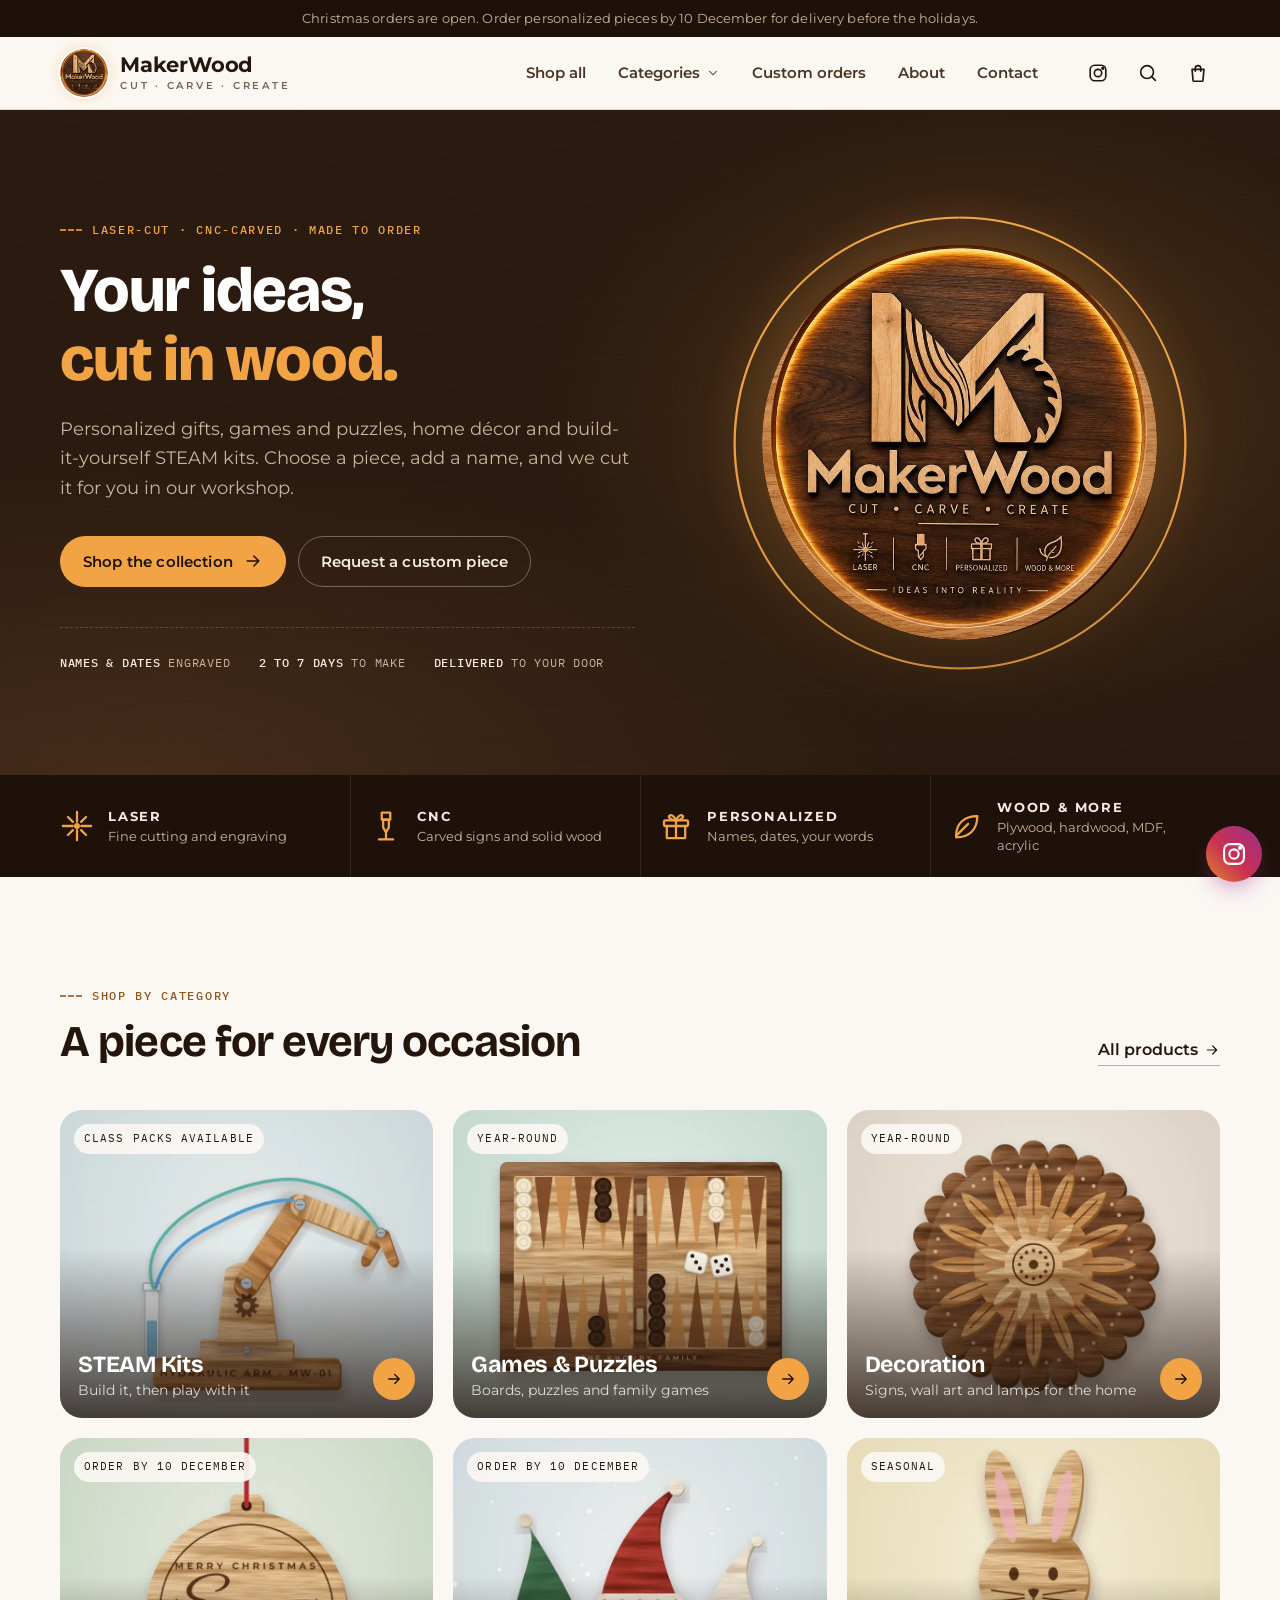
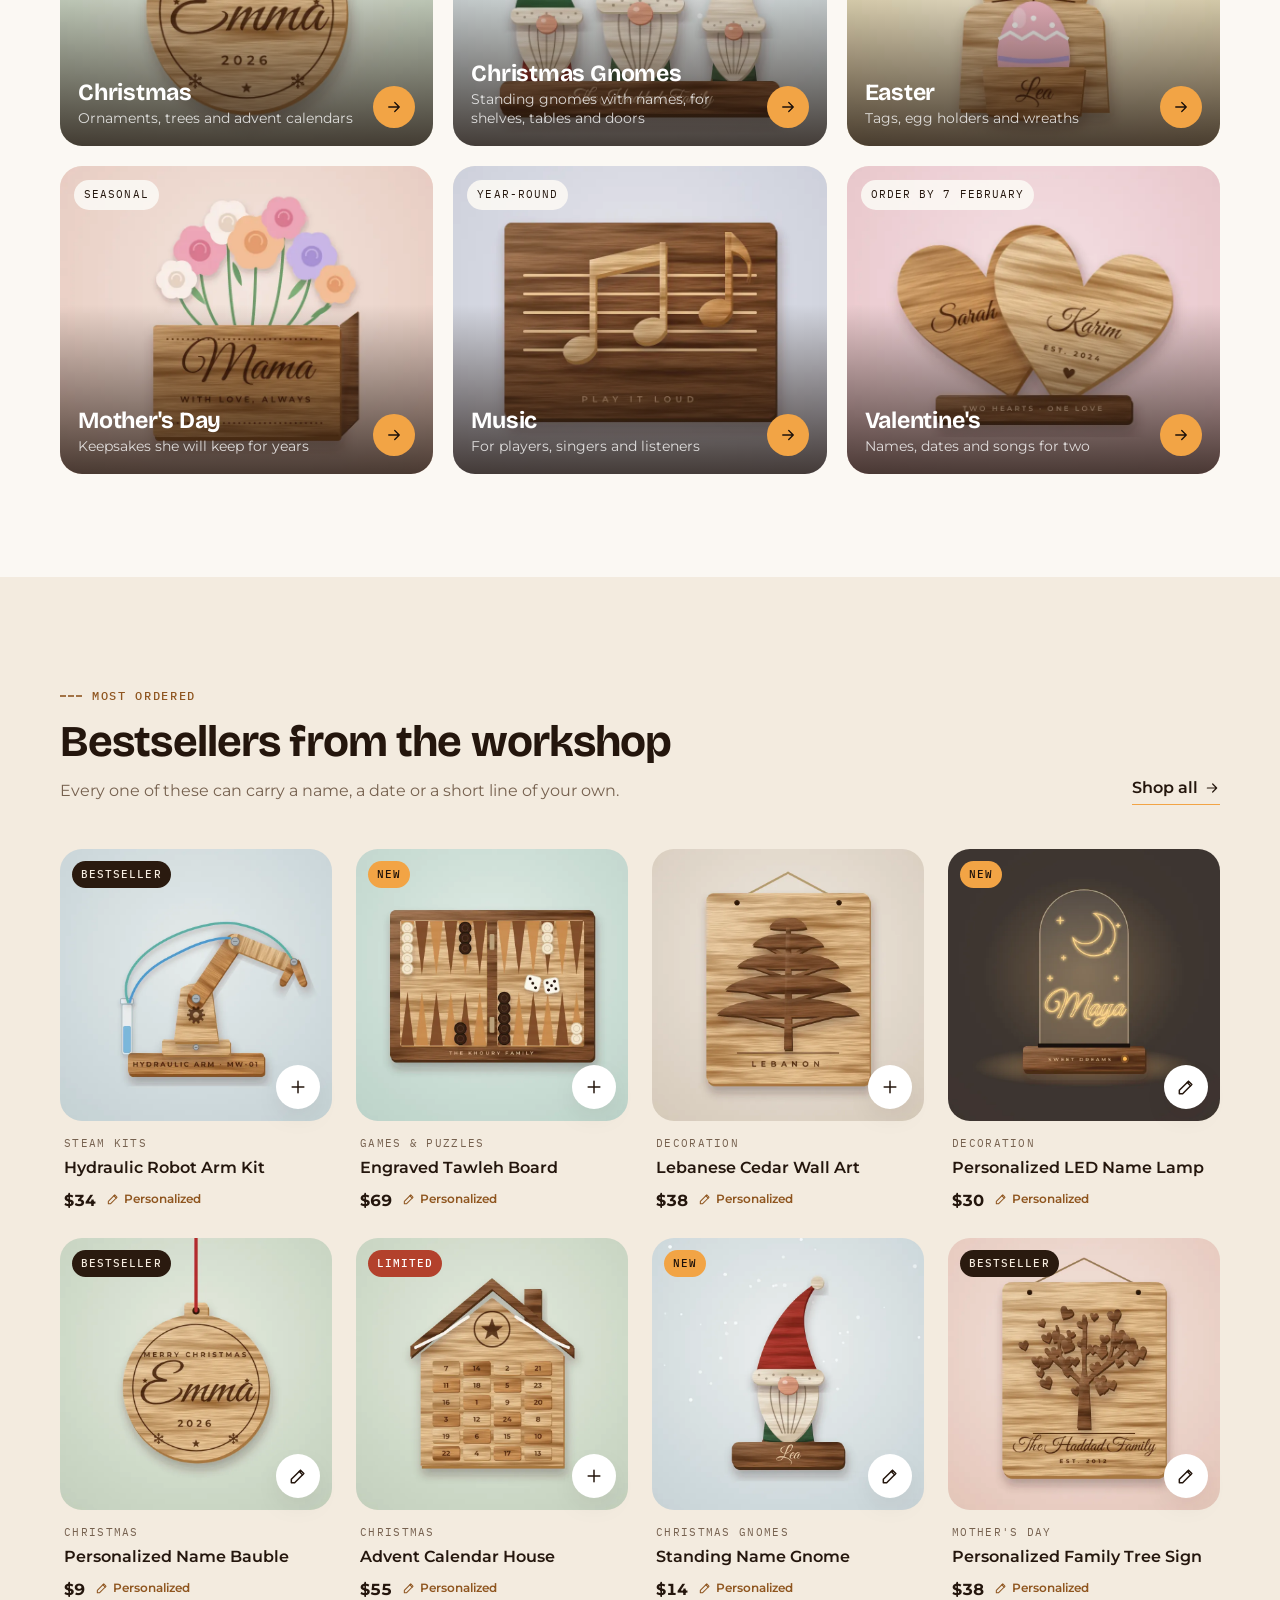
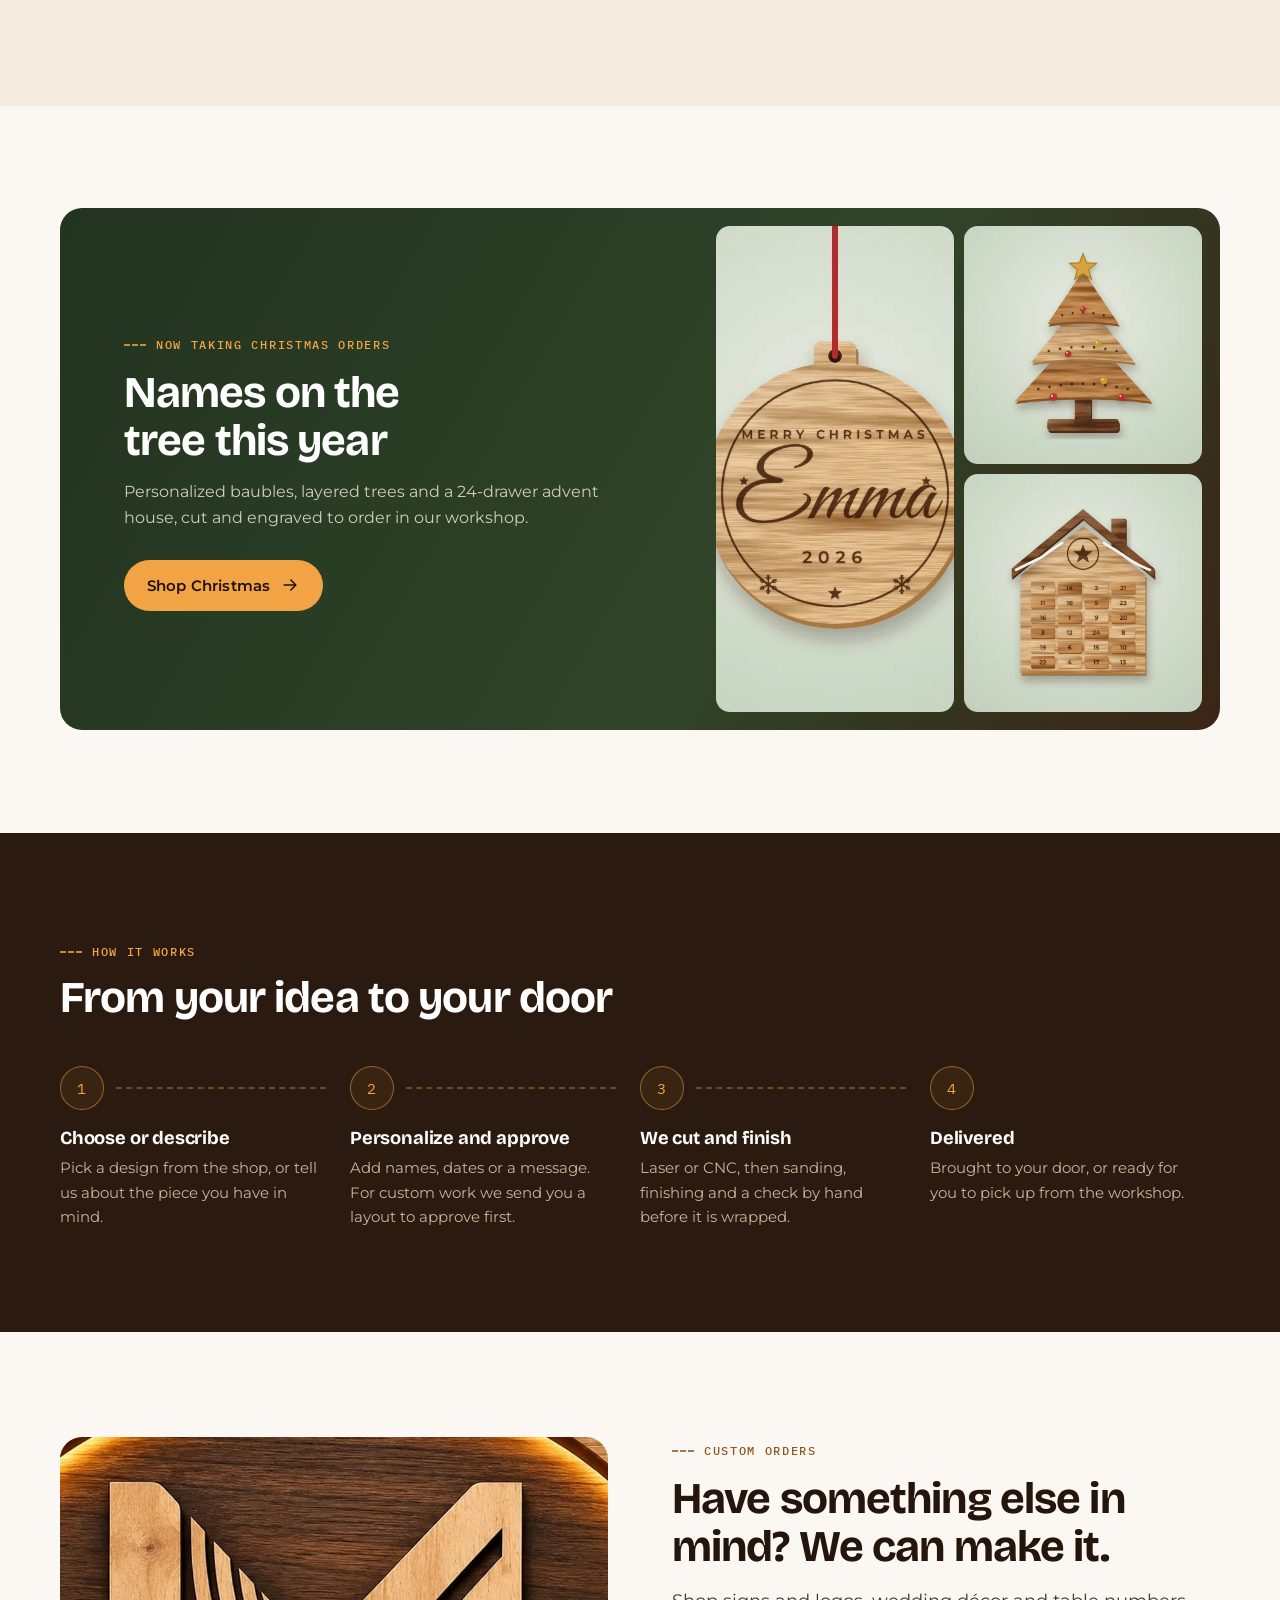
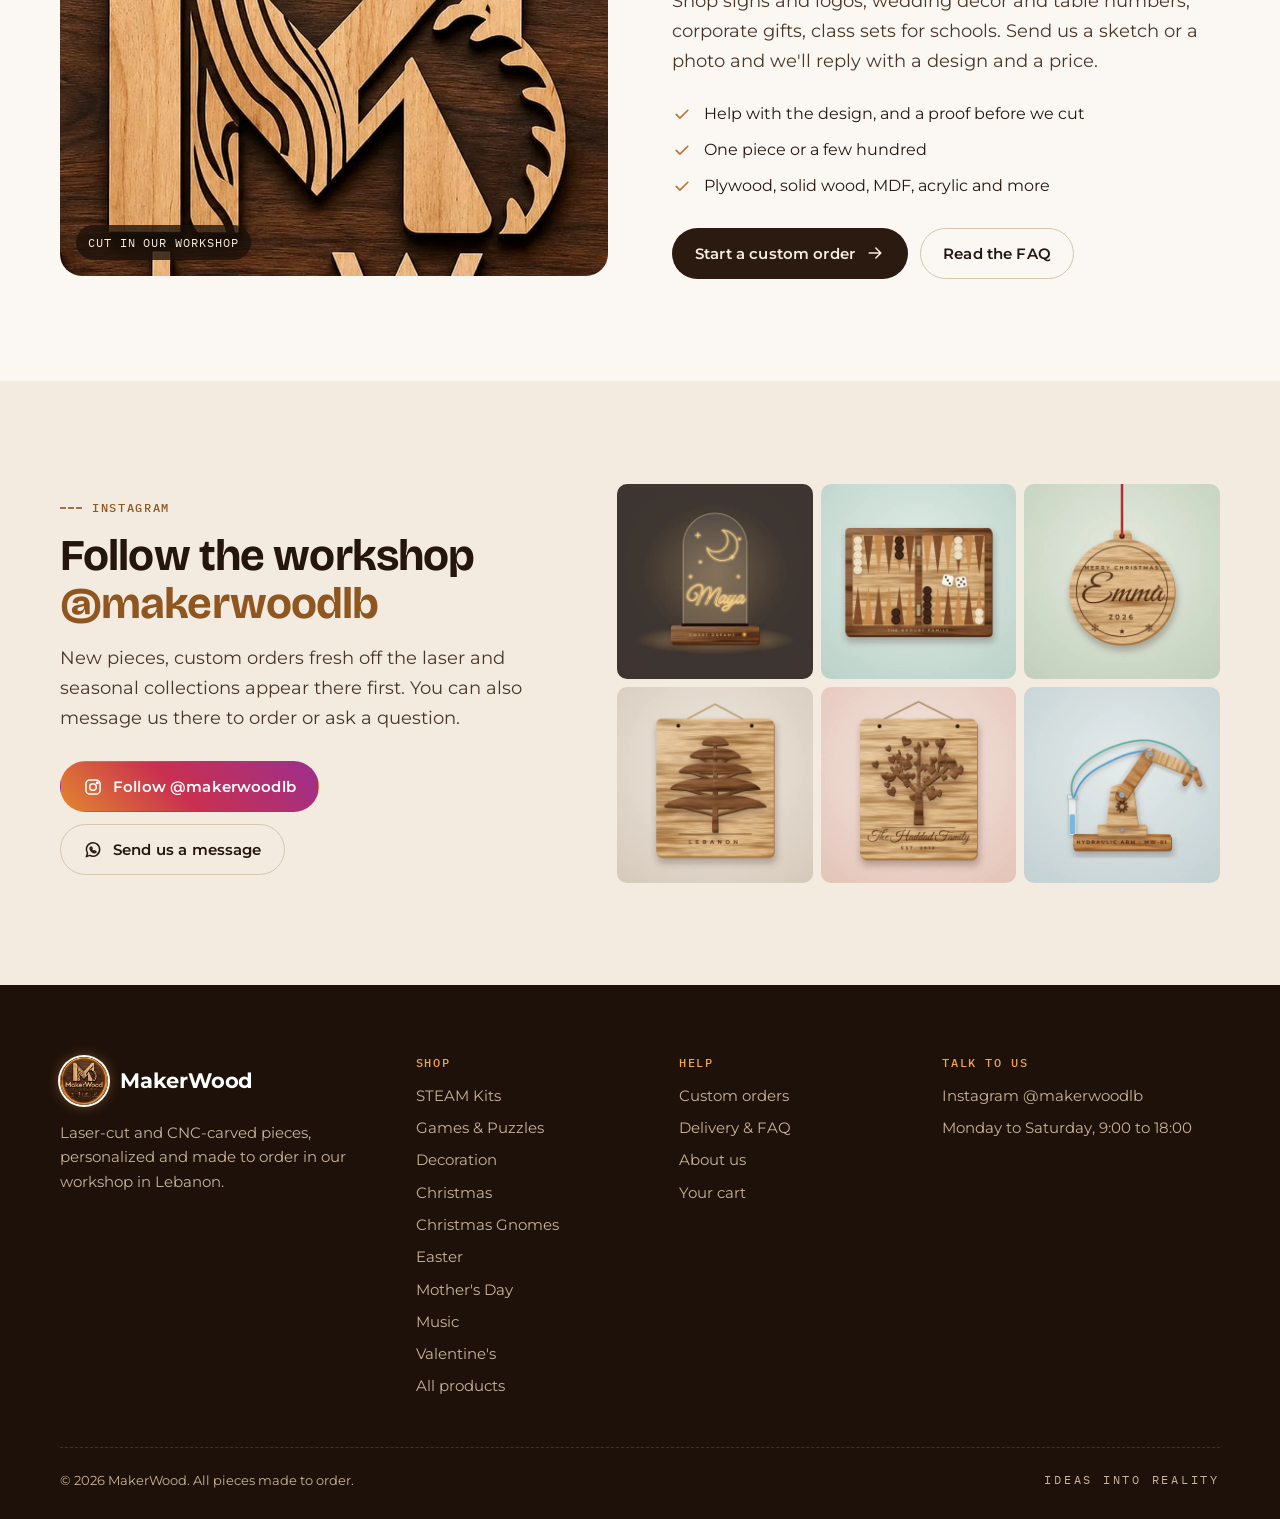
<file: index.html>
<!doctype html>
<html lang="en">
<head>
  <meta charset="utf-8">
  <meta name="viewport" content="width=device-width, initial-scale=1, viewport-fit=cover">
  <title>MakerWood · Laser-cut &amp; CNC wood, made to order</title>
  <meta name="description" content="Personalized laser-cut and CNC-carved gifts, Christmas gnomes, games, home décor and STEAM kits from MakerWood in Lebanon. Shop by occasion or order something custom. Instagram @makerwoodlb.">
  <meta name="theme-color" content="#2a1a0f">
  <link rel="icon" type="image/png" href="assets/img/favicon.png">
  <link rel="apple-touch-icon" href="assets/img/apple-touch-icon.png">
  <meta property="og:type" content="website">
  <meta property="og:title" content="MakerWood · Cut, carve, create">
  <meta property="og:description" content="Personalized laser-cut and CNC-carved pieces, made to order.">
  <meta property="og:image" content="assets/img/og-image.jpg">
  <link rel="preconnect" href="https://fonts.googleapis.com">
  <link rel="preconnect" href="https://fonts.gstatic.com" crossorigin>
  <link rel="stylesheet" href="https://fonts.googleapis.com/css2?family=Bricolage+Grotesque:opsz,wght@12..96,600..800&family=IBM+Plex+Mono:wght@500&family=Montserrat:wght@400;500;600;700&display=swap">
  <link rel="stylesheet" href="assets/css/styles.css">
</head>
<body>
  <a class="skip-link" href="#main">Skip to content</a>
  <div id="announce"></div>
  <header class="site-header" id="site-header"></header>

  <main id="main" data-page="home">
    <section class="hero on-dark">
      <div class="wrap hero-inner">
        <div>
          <span class="eyebrow">Laser-cut · CNC-carved · Made to order</span>
          <h1>Your ideas, <em>cut in wood.</em></h1>
          <p class="lead">Personalized gifts, games and puzzles, home décor and build-it-yourself STEAM kits. Choose a piece, add a name, and we cut it for you in our workshop.</p>
          <div class="hero-actions">
            <a class="btn btn-glow" href="shop.html">Shop the collection
              <svg viewBox="0 0 24 24" fill="none" stroke="currentColor" stroke-width="1.8" stroke-linecap="round" stroke-linejoin="round" aria-hidden="true"><path d="M5 12h14M13 6l6 6-6 6"/></svg></a>
            <a class="btn btn-ghost" href="custom.html">Request a custom piece</a>
          </div>
          <div class="hero-facts">
            <span><b>Names &amp; dates</b> engraved</span>
            <span><b>2 to 7 days</b> to make</span>
            <span><b>Delivered</b> to your door</span>
          </div>
        </div>
        <div class="hero-sign">
          <svg class="laser-ring" viewBox="0 0 100 100" aria-hidden="true">
            <circle class="kerf" cx="50" cy="50" r="49"/>
            <circle class="cut" cx="50" cy="50" r="49" pathLength="1" transform="rotate(-90 50 50)"/>
          </svg>
          <div class="laser-head" aria-hidden="true"></div>
          <img src="assets/img/logo-badge.webp" width="720" height="720" fetchpriority="high"
               alt="The MakerWood sign: an M cut from oak with a saw blade, over the words Cut, Carve, Create">
        </div>
      </div>
    </section>

    <section class="services on-dark" aria-label="What we do">
      <div class="wrap services-grid">
        <div class="service">
          <svg viewBox="0 0 24 24" fill="none" stroke="currentColor" stroke-width="1.6" stroke-linecap="round" aria-hidden="true"><path d="M12 2v7M12 15v7M2 12h7M15 12h7M5.6 5.6l3.5 3.5M14.9 14.9l3.5 3.5M18.4 5.6l-3.5 3.5M9.1 14.9l-3.5 3.5"/><circle cx="12" cy="12" r="1.3" fill="currentColor"/></svg>
          <div><strong>Laser</strong><span>Fine cutting and engraving</span></div>
        </div>
        <div class="service">
          <svg viewBox="0 0 24 24" fill="none" stroke="currentColor" stroke-width="1.6" stroke-linecap="round" stroke-linejoin="round" aria-hidden="true"><path d="M9 2.5h6v5H9z"/><path d="M10 7.5h4v5.5l-2 3.5-2-3.5z"/><path d="M12 17v4.5M7 21.5h10"/></svg>
          <div><strong>CNC</strong><span>Carved signs and solid wood</span></div>
        </div>
        <div class="service">
          <svg viewBox="0 0 24 24" fill="none" stroke="currentColor" stroke-width="1.6" stroke-linecap="round" stroke-linejoin="round" aria-hidden="true"><rect x="3.5" y="8" width="17" height="4" rx="1"/><path d="M5.5 12v8.5h13V12M12 8v12.5"/><path d="M12 8S10.2 3.5 7.8 4.5 8.5 8 12 8Zm0 0s1.8-4.5 4.2-3.5S15.5 8 12 8Z"/></svg>
          <div><strong>Personalized</strong><span>Names, dates, your words</span></div>
        </div>
        <div class="service">
          <svg viewBox="0 0 24 24" fill="none" stroke="currentColor" stroke-width="1.6" stroke-linecap="round" stroke-linejoin="round" aria-hidden="true"><path d="M5 19c0-8.5 5.5-14 15-14 0 9.5-5.5 15-15 15Z"/><path d="m5 19 8.5-8.5"/></svg>
          <div><strong>Wood &amp; more</strong><span>Plywood, hardwood, MDF, acrylic</span></div>
        </div>
      </div>
    </section>

    <section class="section" aria-labelledby="cat-title">
      <div class="wrap">
        <div class="section-head">
          <div>
            <span class="eyebrow">Shop by category</span>
            <h2 id="cat-title">A piece for every occasion</h2>
          </div>
          <a class="text-link" href="shop.html">All products
            <svg viewBox="0 0 24 24" fill="none" stroke="currentColor" stroke-width="1.8" stroke-linecap="round" stroke-linejoin="round" aria-hidden="true"><path d="M5 12h14M13 6l6 6-6 6"/></svg></a>
        </div>
        <div class="cat-grid" id="home-categories"></div>
      </div>
    </section>

    <section class="section section-sand" aria-labelledby="best-title">
      <div class="wrap">
        <div class="section-head">
          <div>
            <span class="eyebrow">Most ordered</span>
            <h2 id="best-title">Bestsellers from the workshop</h2>
            <p>Every one of these can carry a name, a date or a short line of your own.</p>
          </div>
          <a class="text-link" href="shop.html">Shop all
            <svg viewBox="0 0 24 24" fill="none" stroke="currentColor" stroke-width="1.8" stroke-linecap="round" stroke-linejoin="round" aria-hidden="true"><path d="M5 12h14M13 6l6 6-6 6"/></svg></a>
        </div>
        <div class="product-grid" id="home-featured"></div>
      </div>
    </section>

    <section class="section" aria-labelledby="seasonal-title">
      <div class="wrap" id="home-seasonal"></div>
    </section>

    <section class="section section-dark on-dark" aria-labelledby="how-title">
      <div class="wrap">
        <div class="section-head">
          <div>
            <span class="eyebrow">How it works</span>
            <h2 id="how-title" style="color:#fff">From your idea to your door</h2>
          </div>
        </div>
        <ol class="steps">
          <li class="step">
            <div class="step-num"><span>1</span></div>
            <h3>Choose or describe</h3>
            <p>Pick a design from the shop, or tell us about the piece you have in mind.</p>
          </li>
          <li class="step">
            <div class="step-num"><span>2</span></div>
            <h3>Personalize and approve</h3>
            <p>Add names, dates or a message. For custom work we send you a layout to approve first.</p>
          </li>
          <li class="step">
            <div class="step-num"><span>3</span></div>
            <h3>We cut and finish</h3>
            <p>Laser or CNC, then sanding, finishing and a check by hand before it is wrapped.</p>
          </li>
          <li class="step">
            <div class="step-num"><span>4</span></div>
            <h3>Delivered</h3>
            <p>Brought to your door, or ready for you to pick up from the workshop.</p>
          </li>
        </ol>
      </div>
    </section>

    <section class="section" aria-labelledby="custom-title">
      <div class="wrap split">
        <div class="split-media">
          <img src="assets/img/monogram.webp" alt="The MakerWood M monogram cut from light oak and mounted on dark walnut" loading="lazy" width="920" height="720">
          <span class="tag">Cut in our workshop</span>
        </div>
        <div>
          <span class="eyebrow">Custom orders</span>
          <h2 id="custom-title">Have something else in mind? We can make it.</h2>
          <p class="lead">Shop signs and logos, wedding décor and table numbers, corporate gifts, class sets for schools. Send us a sketch or a photo and we'll reply with a design and a price.</p>
          <ul class="ticks">
            <li><svg viewBox="0 0 24 24" fill="none" stroke="currentColor" stroke-width="2" stroke-linecap="round" stroke-linejoin="round" aria-hidden="true"><path d="m5 12.5 4.5 4.5L19 7.5"/></svg>Help with the design, and a proof before we cut</li>
            <li><svg viewBox="0 0 24 24" fill="none" stroke="currentColor" stroke-width="2" stroke-linecap="round" stroke-linejoin="round" aria-hidden="true"><path d="m5 12.5 4.5 4.5L19 7.5"/></svg>One piece or a few hundred</li>
            <li><svg viewBox="0 0 24 24" fill="none" stroke="currentColor" stroke-width="2" stroke-linecap="round" stroke-linejoin="round" aria-hidden="true"><path d="m5 12.5 4.5 4.5L19 7.5"/></svg>Plywood, solid wood, MDF, acrylic and more</li>
          </ul>
          <div class="split-actions">
            <a class="btn" href="custom.html">Start a custom order
              <svg viewBox="0 0 24 24" fill="none" stroke="currentColor" stroke-width="1.8" stroke-linecap="round" stroke-linejoin="round" aria-hidden="true"><path d="M5 12h14M13 6l6 6-6 6"/></svg></a>
            <a class="btn btn-ghost" href="about.html#faq">Read the FAQ</a>
          </div>
        </div>
      </div>
    </section>

    <section class="section section-sand" aria-labelledby="ig-title">
      <div class="wrap" id="home-instagram"></div>
    </section>
  </main>

  <footer class="site-footer" id="site-footer"></footer>

  <script src="assets/js/config.js"></script>
  <script src="assets/js/products.js"></script>
  <script src="assets/js/app.js"></script>
</body>
</html>
</file>
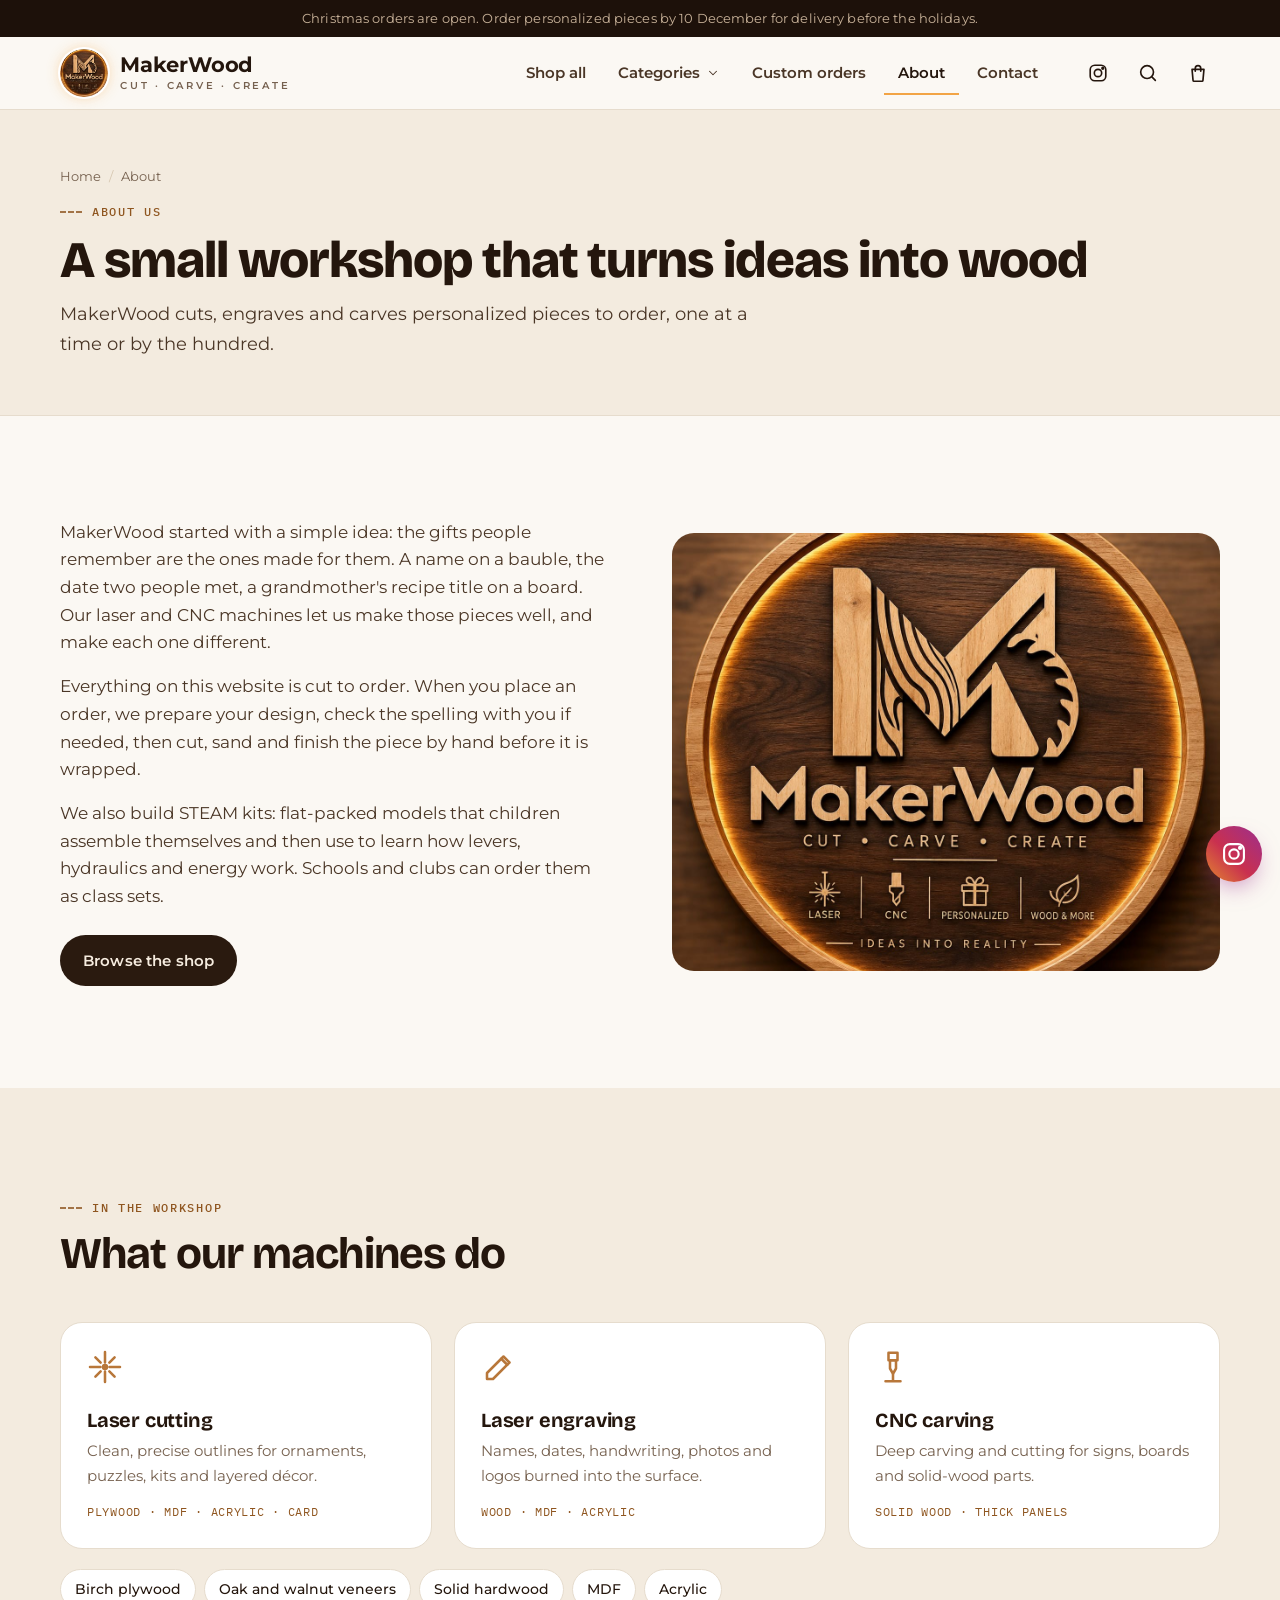
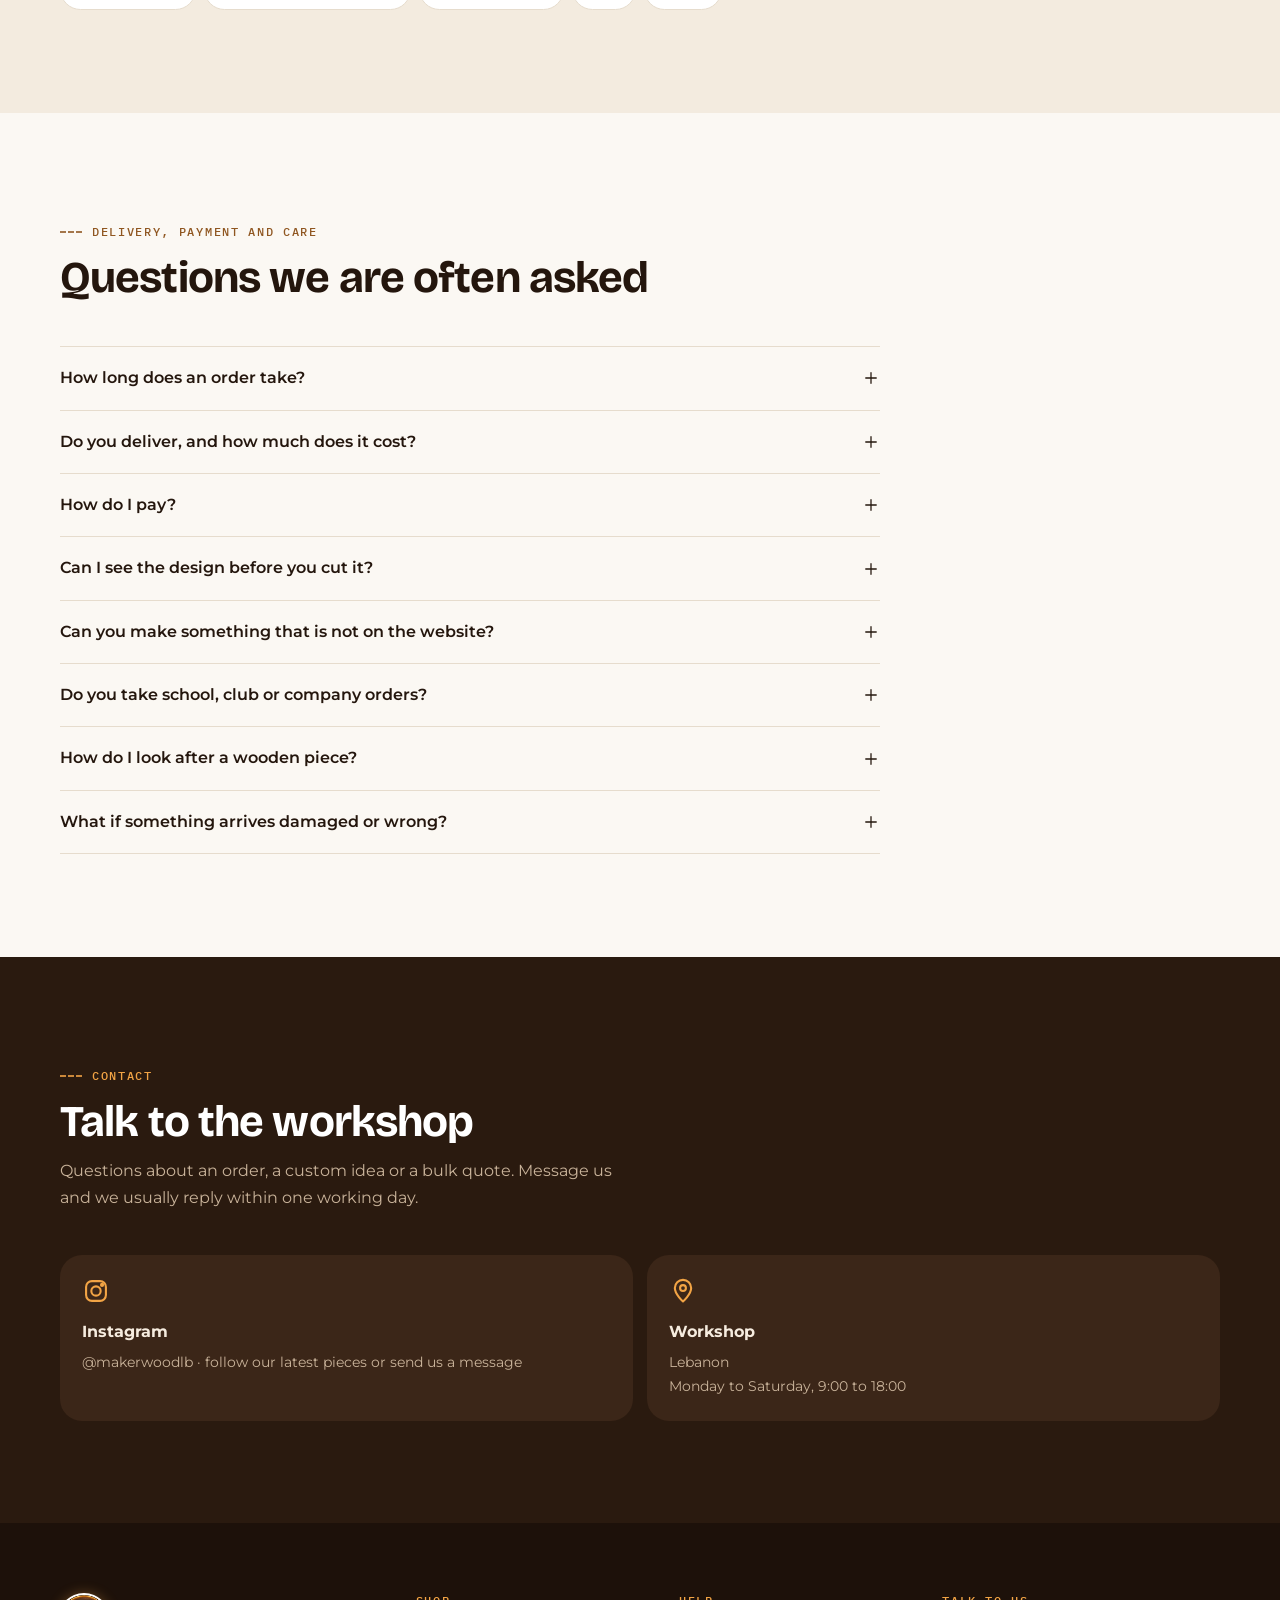
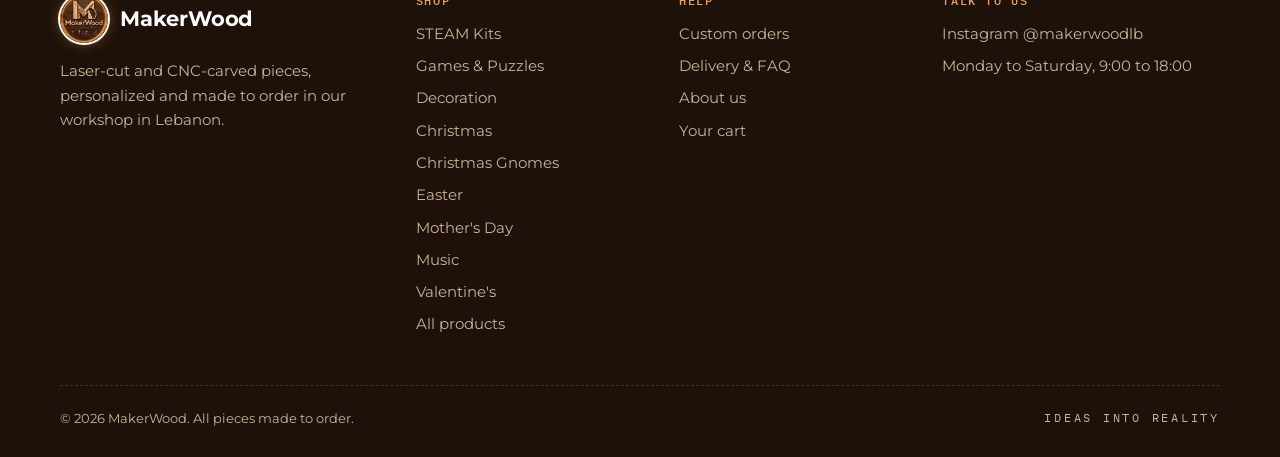
<file: about.html>
<!doctype html>
<html lang="en">
<head>
  <meta charset="utf-8">
  <meta name="viewport" content="width=device-width, initial-scale=1, viewport-fit=cover">
  <title>About MakerWood · Laser &amp; CNC workshop</title>
  <meta name="description" content="MakerWood is a small laser and CNC workshop making personalized wooden gifts, décor, signs and STEAM kits to order.">
  <meta name="theme-color" content="#2a1a0f">
  <link rel="icon" type="image/png" href="assets/img/favicon.png">
  <link rel="apple-touch-icon" href="assets/img/apple-touch-icon.png">
  <meta property="og:type" content="website">
  <meta property="og:title" content="About MakerWood · Laser &amp; CNC workshop">
  <meta property="og:description" content="MakerWood is a small laser and CNC workshop making personalized wooden gifts, décor, signs and STEAM kits to order.">
  <meta property="og:image" content="assets/img/og-image.jpg">
  <link rel="preconnect" href="https://fonts.googleapis.com">
  <link rel="preconnect" href="https://fonts.gstatic.com" crossorigin>
  <link rel="stylesheet" href="https://fonts.googleapis.com/css2?family=Bricolage+Grotesque:opsz,wght@12..96,600..800&family=IBM+Plex+Mono:wght@500&family=Montserrat:wght@400;500;600;700&display=swap">
  <link rel="stylesheet" href="assets/css/styles.css">
</head>
<body>
  <a class="skip-link" href="#main">Skip to content</a>
  <div id="announce"></div>
  <header class="site-header" id="site-header"></header>

  <main id="main" data-page="about">
    <section class="page-head">
      <div class="wrap">
        <ol class="crumbs"><li><a href="index.html">Home</a></li><li aria-current="page">About</li></ol>
        <span class="eyebrow" style="margin-top:14px">About us</span>
        <h1>A small workshop that turns ideas into wood</h1>
        <p class="lead">MakerWood cuts, engraves and carves personalized pieces to order, one at a time or by the hundred.</p>
      </div>
    </section>

    <section class="section">
      <div class="wrap split">
        <div class="prose">
          <p>MakerWood started with a simple idea: the gifts people remember are the ones made for them. A name on a bauble, the date two people met, a grandmother's recipe title on a board. Our laser and CNC machines let us make those pieces well, and make each one different.</p>
          <p>Everything on this website is cut to order. When you place an order, we prepare your design, check the spelling with you if needed, then cut, sand and finish the piece by hand before it is wrapped.</p>
          <p>We also build STEAM kits: flat-packed models that children assemble themselves and then use to learn how levers, hydraulics and energy work. Schools and clubs can order them as class sets.</p>
          <p style="margin-top:8px"><a class="btn" href="shop.html">Browse the shop</a></p>
        </div>
        <div class="split-media"><img src="assets/img/brand/makerwood-logo.jpg" alt="The MakerWood round wooden sign, lit from behind with a warm glow" loading="lazy" width="1254" height="1254" style="object-position:center"></div>
      </div>
    </section>

    <section class="section section-sand" aria-labelledby="machines-title">
      <div class="wrap">
        <div class="section-head"><div><span class="eyebrow">In the workshop</span><h2 id="machines-title">What our machines do</h2></div></div>
        <div class="feature-grid"><div class="feature"><svg viewBox="0 0 24 24" fill="none" stroke="currentColor" stroke-width="1.7" stroke-linecap="round" stroke-linejoin="round" aria-hidden="true"><path d="M12 2v7M12 15v7M2 12h7M15 12h7M5.6 5.6l3.5 3.5M14.9 14.9l3.5 3.5M18.4 5.6l-3.5 3.5M9.1 14.9l-3.5 3.5"/><circle cx="12" cy="12" r="1.3" fill="currentColor"/></svg><h3>Laser cutting</h3><p>Clean, precise outlines for ornaments, puzzles, kits and layered décor.</p><p class="spec">Plywood · MDF · acrylic · card</p></div><div class="feature"><svg viewBox="0 0 24 24" fill="none" stroke="currentColor" stroke-width="1.7" stroke-linecap="round" stroke-linejoin="round" aria-hidden="true"><path d="M4 20h4L19 9l-4-4L4 16v4Z"/><path d="m13.5 6.5 4 4"/></svg><h3>Laser engraving</h3><p>Names, dates, handwriting, photos and logos burned into the surface.</p><p class="spec">Wood · MDF · acrylic</p></div><div class="feature"><svg viewBox="0 0 24 24" fill="none" stroke="currentColor" stroke-width="1.7" stroke-linecap="round" stroke-linejoin="round" aria-hidden="true"><path d="M9 2.5h6v5H9z"/><path d="M10 7.5h4v5.5l-2 3.5-2-3.5z"/><path d="M12 17v4.5M7 21.5h10"/></svg><h3>CNC carving</h3><p>Deep carving and cutting for signs, boards and solid-wood parts.</p><p class="spec">Solid wood · thick panels</p></div></div>
        <div class="materials" aria-label="Materials we work with">
          <span>Birch plywood</span><span>Oak and walnut veneers</span><span>Solid hardwood</span><span>MDF</span><span>Acrylic</span>
        </div>
      </div>
    </section>

    <section class="section" id="faq" aria-labelledby="faq-title">
      <div class="wrap">
        <div class="section-head"><div><span class="eyebrow">Delivery, payment and care</span><h2 id="faq-title">Questions we are often asked</h2></div></div>
        <div class="accordion faq"><details id="faq-time"><summary>How long does an order take? <svg viewBox="0 0 24 24" fill="none" stroke="currentColor" stroke-width="1.7" stroke-linecap="round" stroke-linejoin="round" aria-hidden="true"><path d="M12 5v14M5 12h14"/></svg></summary><div class="acc-body"><p>Most pieces are made to order within the time shown on each product page, usually 2 to 7 working days. Custom orders depend on the design and quantity; we give you a date before we start.</p></div></details><details id="faq-delivery-q"><summary>Do you deliver, and how much does it cost? <svg viewBox="0 0 24 24" fill="none" stroke="currentColor" stroke-width="1.7" stroke-linecap="round" stroke-linejoin="round" aria-hidden="true"><path d="M12 5v14M5 12h14"/></svg></summary><div class="acc-body"><p id="faq-delivery"></p></div></details><details id="faq-pay"><summary>How do I pay? <svg viewBox="0 0 24 24" fill="none" stroke="currentColor" stroke-width="1.7" stroke-linecap="round" stroke-linejoin="round" aria-hidden="true"><path d="M12 5v14M5 12h14"/></svg></summary><div class="acc-body"><p id="faq-payment"></p></div></details><details id="faq-proof"><summary>Can I see the design before you cut it? <svg viewBox="0 0 24 24" fill="none" stroke="currentColor" stroke-width="1.7" stroke-linecap="round" stroke-linejoin="round" aria-hidden="true"><path d="M12 5v14M5 12h14"/></svg></summary><div class="acc-body"><p>Yes. For personalized and custom pieces we can send you a preview of the layout first, so you can check names, dates and spelling before anything is cut.</p></div></details><details id="faq-custom"><summary>Can you make something that is not on the website? <svg viewBox="0 0 24 24" fill="none" stroke="currentColor" stroke-width="1.7" stroke-linecap="round" stroke-linejoin="round" aria-hidden="true"><path d="M12 5v14M5 12h14"/></svg></summary><div class="acc-body"><p>Very likely. Signs, logos, event décor, school projects and gifts in larger quantities are a big part of our work. <a href="custom.html">Send us a custom request</a> with as much detail as you can.</p></div></details><details id="faq-bulk"><summary>Do you take school, club or company orders? <svg viewBox="0 0 24 24" fill="none" stroke="currentColor" stroke-width="1.7" stroke-linecap="round" stroke-linejoin="round" aria-hidden="true"><path d="M12 5v14M5 12h14"/></svg></summary><div class="acc-body"><p>Yes. STEAM kits come in classroom packs, and we make branded gifts, medals and name tags in quantity. Tell us the number you need and your deadline.</p></div></details><details id="faq-care"><summary>How do I look after a wooden piece? <svg viewBox="0 0 24 24" fill="none" stroke="currentColor" stroke-width="1.7" stroke-linecap="round" stroke-linejoin="round" aria-hidden="true"><path d="M12 5v14M5 12h14"/></svg></summary><div class="acc-body"><p>Keep it dry and out of strong sun, and dust it with a soft cloth. Serving boards should be hand washed, dried upright and oiled now and then. Nothing we make should go in the dishwasher.</p></div></details><details id="faq-returns"><summary>What if something arrives damaged or wrong? <svg viewBox="0 0 24 24" fill="none" stroke="currentColor" stroke-width="1.7" stroke-linecap="round" stroke-linejoin="round" aria-hidden="true"><path d="M12 5v14M5 12h14"/></svg></summary><div class="acc-body"><p>Send us a photo within 48 hours of delivery and we will repair or remake it. Personalized pieces are made just for you, so we can't take them back for a change of mind.</p></div></details></div>
      </div>
    </section>

    <section class="section section-dark on-dark" id="contact" aria-labelledby="contact-title">
      <div class="wrap">
        <div class="section-head"><div><span class="eyebrow">Contact</span><h2 id="contact-title" style="color:#fff">Talk to the workshop</h2><p style="color:var(--on-dark-muted)">Questions about an order, a custom idea or a bulk quote. Message us and we usually reply within one working day.</p></div></div>
        <div class="contact-grid" id="contact-cards"></div>
      </div>
    </section>
  </main>

  <footer class="site-footer" id="site-footer"></footer>

  <script src="assets/js/config.js"></script>
  <script src="assets/js/products.js"></script>
  <script src="assets/js/app.js"></script>
</body>
</html>
</file>
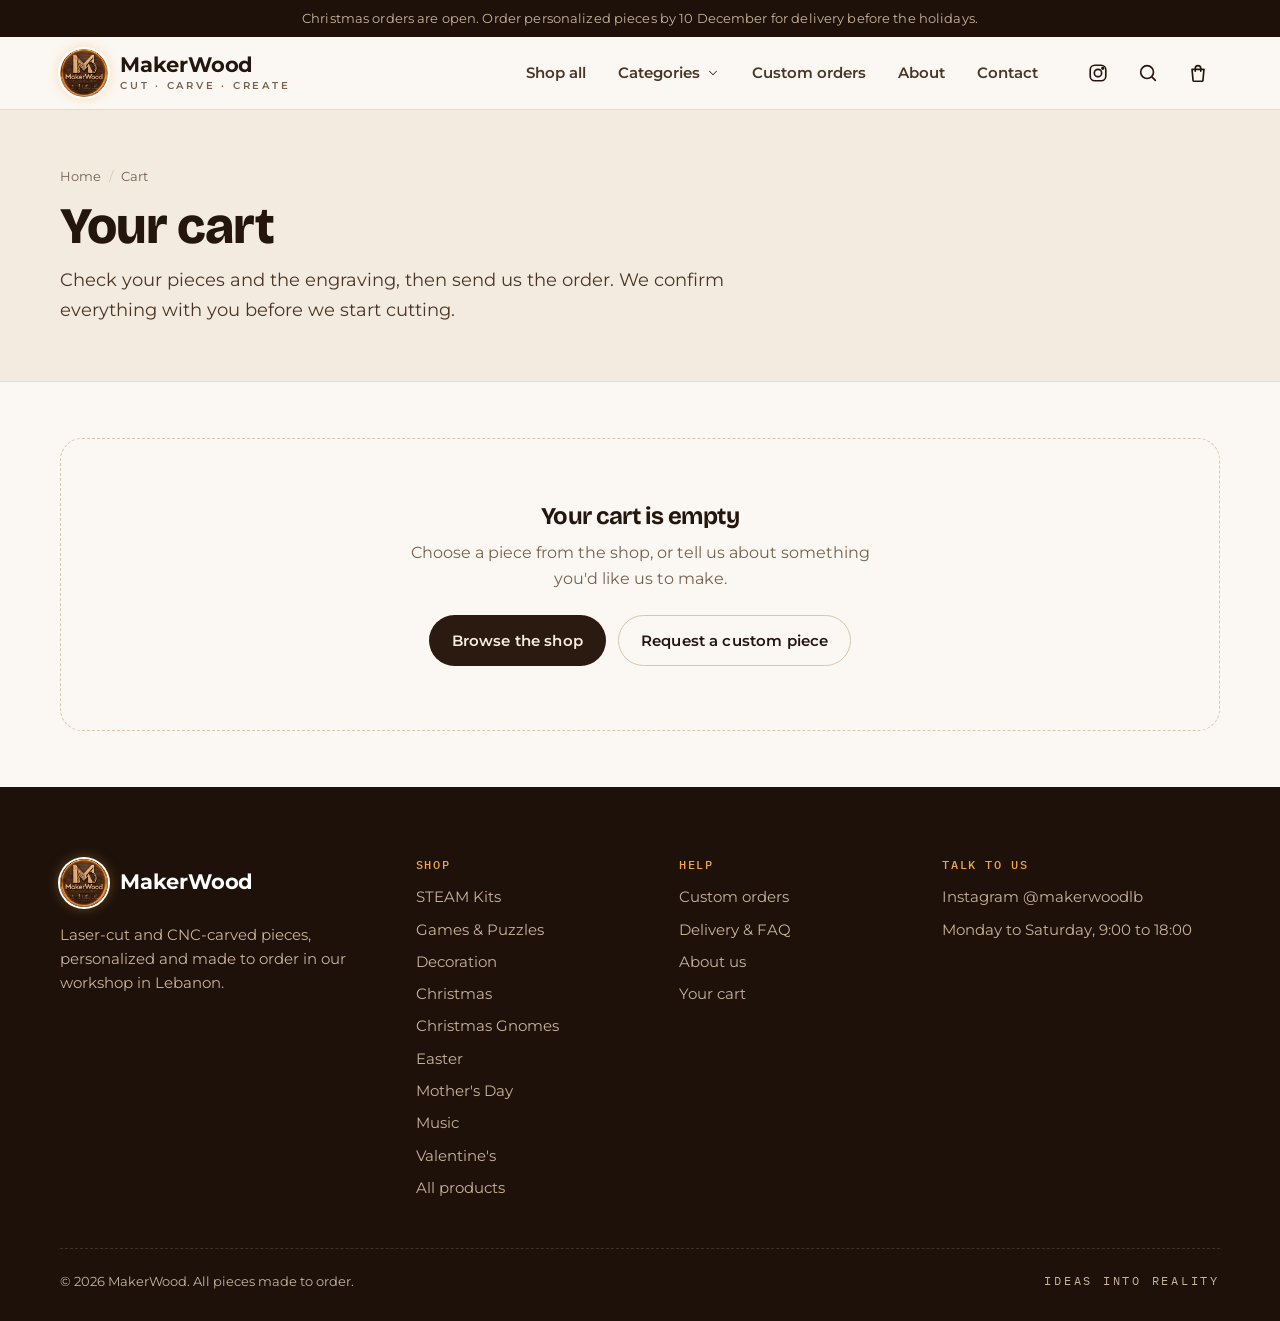
<file: cart.html>
<!doctype html>
<html lang="en">
<head>
  <meta charset="utf-8">
  <meta name="viewport" content="width=device-width, initial-scale=1, viewport-fit=cover">
  <title>Your cart · MakerWood</title>
  <meta name="description" content="Review your MakerWood order and send it to us on WhatsApp or by email.">
  <meta name="theme-color" content="#2a1a0f">
  <link rel="icon" type="image/png" href="assets/img/favicon.png">
  <link rel="apple-touch-icon" href="assets/img/apple-touch-icon.png">
  <meta property="og:type" content="website">
  <meta property="og:title" content="Your cart · MakerWood">
  <meta property="og:description" content="Review your MakerWood order and send it to us on WhatsApp or by email.">
  <meta property="og:image" content="assets/img/og-image.jpg">
  <link rel="preconnect" href="https://fonts.googleapis.com">
  <link rel="preconnect" href="https://fonts.gstatic.com" crossorigin>
  <link rel="stylesheet" href="https://fonts.googleapis.com/css2?family=Bricolage+Grotesque:opsz,wght@12..96,600..800&family=IBM+Plex+Mono:wght@500&family=Montserrat:wght@400;500;600;700&display=swap">
  <link rel="stylesheet" href="assets/css/styles.css">
</head>
<body>
  <a class="skip-link" href="#main">Skip to content</a>
  <div id="announce"></div>
  <header class="site-header" id="site-header"></header>

  <main id="main" data-page="cart">
    <section class="page-head">
      <div class="wrap">
        <ol class="crumbs"><li><a href="index.html">Home</a></li><li aria-current="page">Cart</li></ol>
        <h1>Your cart</h1>
        <p class="lead">Check your pieces and the engraving, then send us the order. We confirm everything with you before we start cutting.</p>
      </div>
    </section>
    <div id="cart"></div>
  </main>

  <footer class="site-footer" id="site-footer"></footer>

  <script src="assets/js/config.js"></script>
  <script src="assets/js/products.js"></script>
  <script src="assets/js/app.js"></script>
</body>
</html>
</file>
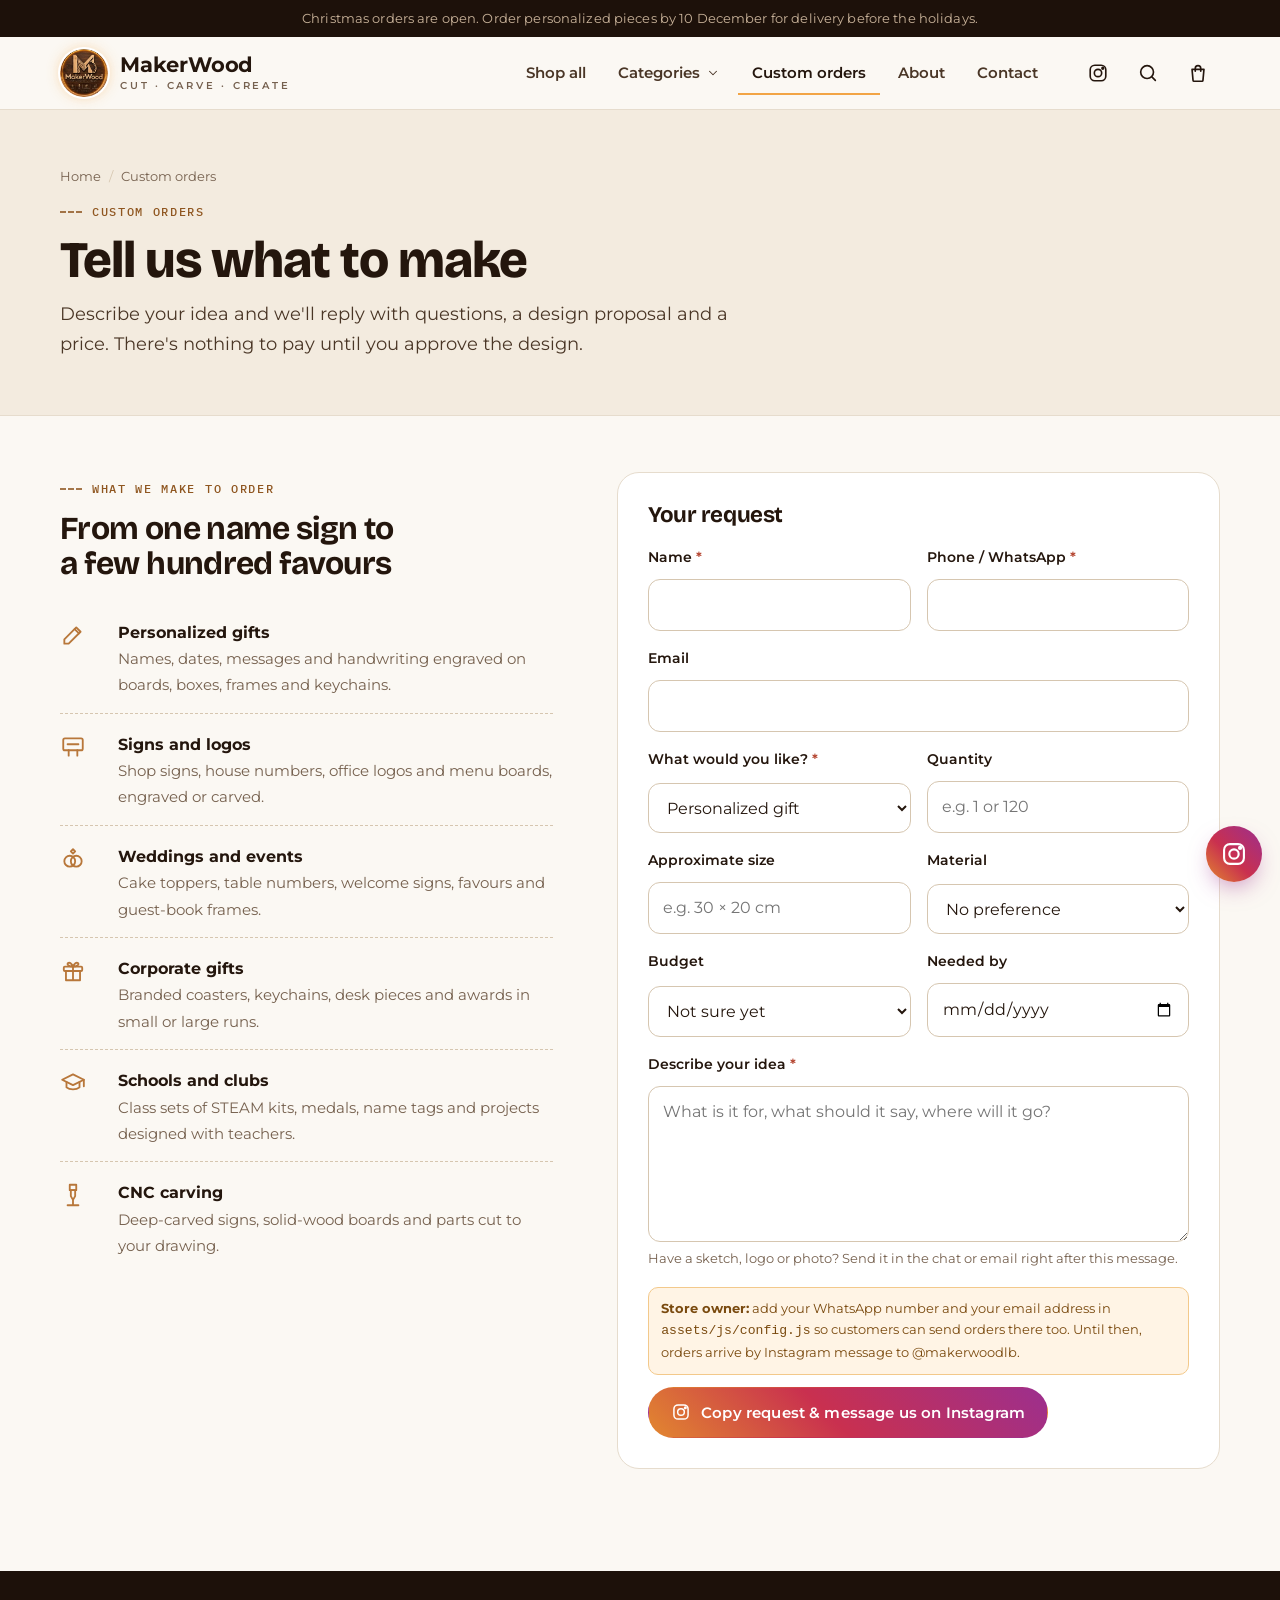
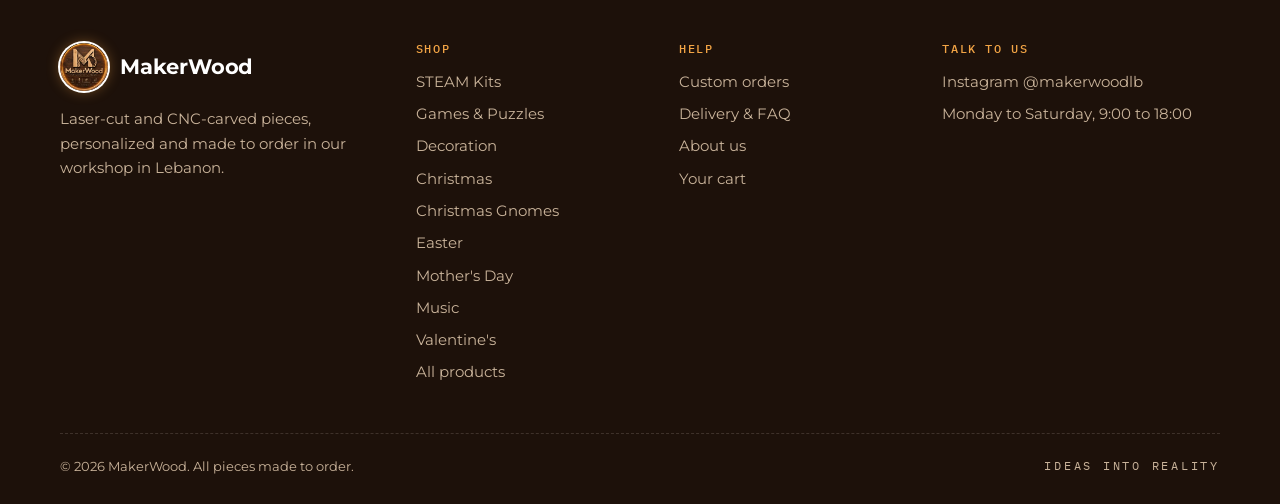
<file: custom.html>
<!doctype html>
<html lang="en">
<head>
  <meta charset="utf-8">
  <meta name="viewport" content="width=device-width, initial-scale=1, viewport-fit=cover">
  <title>Custom orders · MakerWood</title>
  <meta name="description" content="Tell MakerWood what to make: signs, logos, wedding décor, corporate gifts and school projects, laser-cut or CNC-carved to order.">
  <meta name="theme-color" content="#2a1a0f">
  <link rel="icon" type="image/png" href="assets/img/favicon.png">
  <link rel="apple-touch-icon" href="assets/img/apple-touch-icon.png">
  <meta property="og:type" content="website">
  <meta property="og:title" content="Custom orders · MakerWood">
  <meta property="og:description" content="Tell MakerWood what to make: signs, logos, wedding décor, corporate gifts and school projects, laser-cut or CNC-carved to order.">
  <meta property="og:image" content="assets/img/og-image.jpg">
  <link rel="preconnect" href="https://fonts.googleapis.com">
  <link rel="preconnect" href="https://fonts.gstatic.com" crossorigin>
  <link rel="stylesheet" href="https://fonts.googleapis.com/css2?family=Bricolage+Grotesque:opsz,wght@12..96,600..800&family=IBM+Plex+Mono:wght@500&family=Montserrat:wght@400;500;600;700&display=swap">
  <link rel="stylesheet" href="assets/css/styles.css">
</head>
<body>
  <a class="skip-link" href="#main">Skip to content</a>
  <div id="announce"></div>
  <header class="site-header" id="site-header"></header>

  <main id="main" data-page="custom">
    <section class="page-head">
      <div class="wrap">
        <ol class="crumbs"><li><a href="index.html">Home</a></li><li aria-current="page">Custom orders</li></ol>
        <span class="eyebrow" style="margin-top:14px">Custom orders</span>
        <h1>Tell us what to make</h1>
        <p class="lead">Describe your idea and we'll reply with questions, a design proposal and a price. There's nothing to pay until you approve the design.</p>
      </div>
    </section>
    <section class="section" style="padding-top:clamp(32px,5vw,56px)">
      <div class="wrap custom-layout">
        <div>
          <span class="eyebrow">What we make to order</span>
          <h2 style="margin-top:12px;font-size:clamp(1.5rem,1.2rem + 1vw,2rem)">From one name sign to a few hundred favours</h2>
          <ul class="make-list"><li><svg viewBox="0 0 24 24" fill="none" stroke="currentColor" stroke-width="1.7" stroke-linecap="round" stroke-linejoin="round" aria-hidden="true"><path d="M4 20h4L19 9l-4-4L4 16v4Z"/><path d="m13.5 6.5 4 4"/></svg><div><strong>Personalized gifts</strong><span>Names, dates, messages and handwriting engraved on boards, boxes, frames and keychains.</span></div></li><li><svg viewBox="0 0 24 24" fill="none" stroke="currentColor" stroke-width="1.7" stroke-linecap="round" stroke-linejoin="round" aria-hidden="true"><rect x="3" y="4" width="18" height="11" rx="1.5"/><path d="M8 15v5M16 15v5M7 9.5h10"/></svg><div><strong>Signs and logos</strong><span>Shop signs, house numbers, office logos and menu boards, engraved or carved.</span></div></li><li><svg viewBox="0 0 24 24" fill="none" stroke="currentColor" stroke-width="1.7" stroke-linecap="round" stroke-linejoin="round" aria-hidden="true"><circle cx="9" cy="14" r="5"/><circle cx="15" cy="14" r="5"/><path d="m10 5 2-2 2 2-2 2z"/></svg><div><strong>Weddings and events</strong><span>Cake toppers, table numbers, welcome signs, favours and guest-book frames.</span></div></li><li><svg viewBox="0 0 24 24" fill="none" stroke="currentColor" stroke-width="1.7" stroke-linecap="round" stroke-linejoin="round" aria-hidden="true"><rect x="3.5" y="8" width="17" height="4" rx="1"/><path d="M5.5 12v8.5h13V12M12 8v12.5"/><path d="M12 8S10.2 3.5 7.8 4.5 8.5 8 12 8Zm0 0s1.8-4.5 4.2-3.5S15.5 8 12 8Z"/></svg><div><strong>Corporate gifts</strong><span>Branded coasters, keychains, desk pieces and awards in small or large runs.</span></div></li><li><svg viewBox="0 0 24 24" fill="none" stroke="currentColor" stroke-width="1.7" stroke-linecap="round" stroke-linejoin="round" aria-hidden="true"><path d="m2 9 10-5 10 5-10 5z"/><path d="M6 11v5c3 2.5 9 2.5 12 0v-5M22 9v6"/></svg><div><strong>Schools and clubs</strong><span>Class sets of STEAM kits, medals, name tags and projects designed with teachers.</span></div></li><li><svg viewBox="0 0 24 24" fill="none" stroke="currentColor" stroke-width="1.7" stroke-linecap="round" stroke-linejoin="round" aria-hidden="true"><path d="M9 2.5h6v5H9z"/><path d="M10 7.5h4v5.5l-2 3.5-2-3.5z"/><path d="M12 17v4.5M7 21.5h10"/></svg><div><strong>CNC carving</strong><span>Deep-carved signs, solid-wood boards and parts cut to your drawing.</span></div></li></ul>
        </div>
        <div>
          <form class="panel custom-form" id="custom-form">
            <h2 style="font-size:1.4rem">Your request</h2>
            <div class="form-grid">
              <div class="field"><label for="f-name">Name <span class="req">*</span></label><input id="f-name" name="name" required autocomplete="name"></div>
              <div class="field"><label for="f-phone">Phone / WhatsApp <span class="req">*</span></label><input id="f-phone" name="phone" type="tel" required autocomplete="tel" inputmode="tel"></div>
              <div class="field full"><label for="f-email">Email</label><input id="f-email" name="email" type="email" autocomplete="email"></div>
              <div class="field"><label for="f-type">What would you like? <span class="req">*</span></label>
                <select id="f-type" name="type" required>
                  <option>Personalized gift</option>
                  <option>Sign or logo</option>
                  <option>Wedding or event décor</option>
                  <option>Corporate gifts</option>
                  <option>School or club order</option>
                  <option>CNC carving or parts</option>
                  <option>Something else</option>
                </select></div>
              <div class="field"><label for="f-qty">Quantity</label><input id="f-qty" name="quantity" type="number" min="1" inputmode="numeric" placeholder="e.g. 1 or 120"></div>
              <div class="field"><label for="f-size">Approximate size</label><input id="f-size" name="size" placeholder="e.g. 30 × 20 cm"></div>
              <div class="field"><label for="f-material">Material</label>
                <select id="f-material" name="material">
                  <option value="">No preference</option>
                  <option>Birch plywood</option>
                  <option>Solid wood</option>
                  <option>MDF (to paint)</option>
                  <option>Acrylic</option>
                </select></div>
              <div class="field"><label for="f-budget">Budget</label>
                <select id="f-budget" name="budget">
                  <option value="">Not sure yet</option>
                  <option>Under $25</option>
                  <option>$25 to $50</option>
                  <option>$50 to $100</option>
                  <option>$100 to $250</option>
                  <option>Over $250</option>
                </select></div>
              <div class="field"><label for="f-date">Needed by</label><input id="f-date" name="date" type="date"></div>
              <div class="field full"><label for="f-idea">Describe your idea <span class="req">*</span></label>
                <textarea id="f-idea" name="idea" required rows="5" placeholder="What is it for, what should it say, where will it go?"></textarea>
                <div class="hint"><span>Have a sketch, logo or photo? Send it in the chat or email right after this message.</span></div></div>
            </div>
            <div class="actions" id="custom-actions"></div>
          </form>
          <div id="custom-done" hidden style="margin-top:18px"></div>
        </div>
      </div>
    </section>
  </main>

  <footer class="site-footer" id="site-footer"></footer>

  <script src="assets/js/config.js"></script>
  <script src="assets/js/products.js"></script>
  <script src="assets/js/app.js"></script>
</body>
</html>
</file>
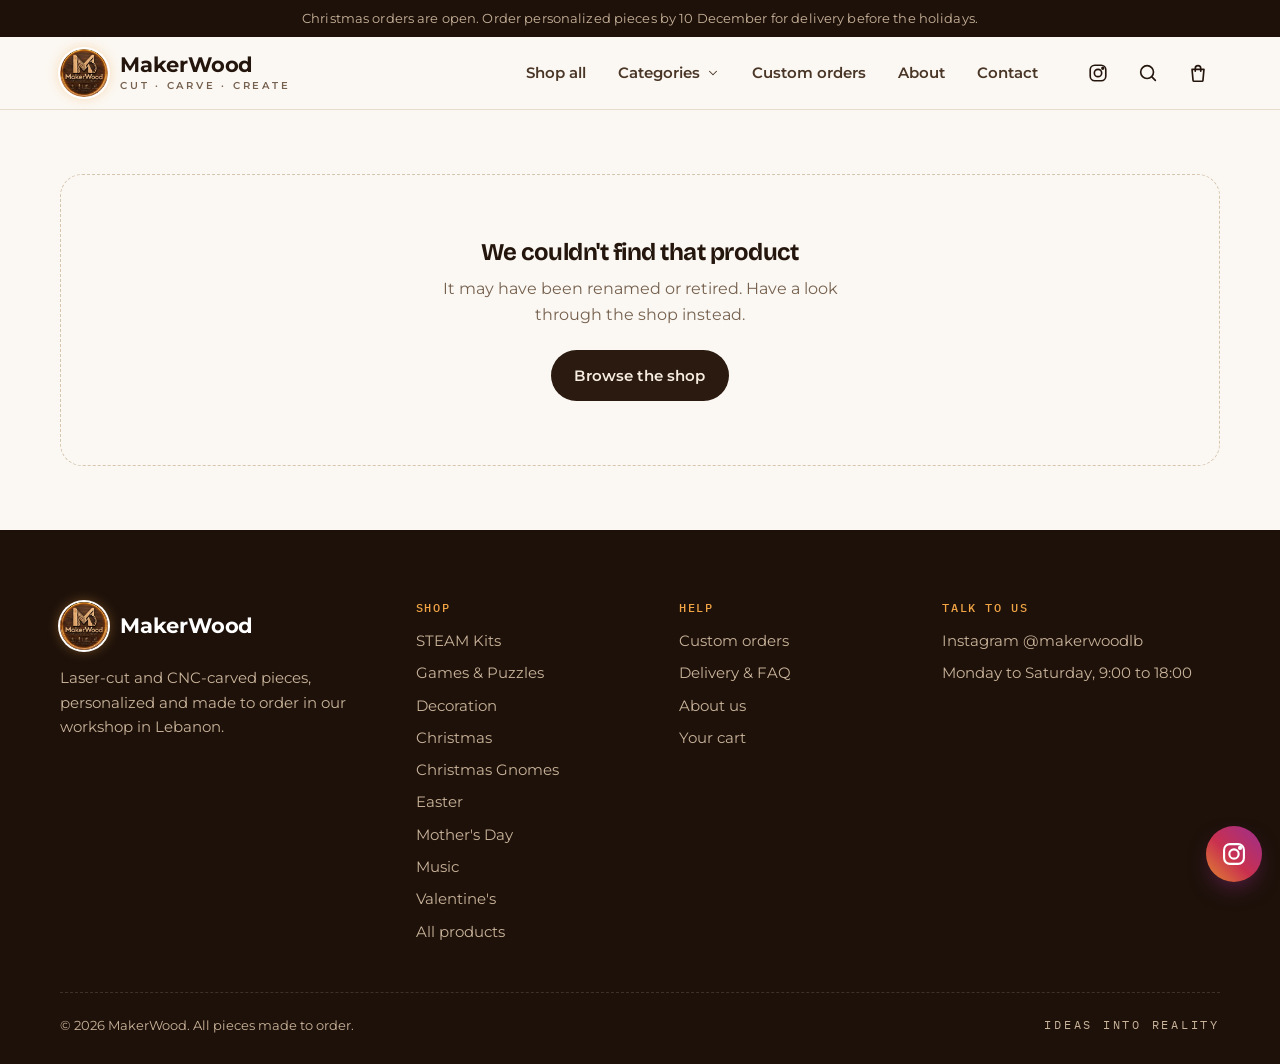
<file: product.html>
<!doctype html>
<html lang="en">
<head>
  <meta charset="utf-8">
  <meta name="viewport" content="width=device-width, initial-scale=1, viewport-fit=cover">
  <title>Product · MakerWood</title>
  <meta name="description" content="A laser-cut, personalized piece made to order by MakerWood.">
  <meta name="theme-color" content="#2a1a0f">
  <link rel="icon" type="image/png" href="assets/img/favicon.png">
  <link rel="apple-touch-icon" href="assets/img/apple-touch-icon.png">
  <meta property="og:type" content="website">
  <meta property="og:title" content="Product · MakerWood">
  <meta property="og:description" content="A laser-cut, personalized piece made to order by MakerWood.">
  <meta property="og:image" content="assets/img/og-image.jpg">
  <link rel="preconnect" href="https://fonts.googleapis.com">
  <link rel="preconnect" href="https://fonts.gstatic.com" crossorigin>
  <link rel="stylesheet" href="https://fonts.googleapis.com/css2?family=Bricolage+Grotesque:opsz,wght@12..96,600..800&family=IBM+Plex+Mono:wght@500&family=Montserrat:wght@400;500;600;700&display=swap">
  <link rel="stylesheet" href="assets/css/styles.css">
</head>
<body>
  <a class="skip-link" href="#main">Skip to content</a>
  <div id="announce"></div>
  <header class="site-header" id="site-header"></header>

  <main id="main" data-page="product">
    <div id="product"></div>
  </main>

  <footer class="site-footer" id="site-footer"></footer>

  <script src="assets/js/config.js"></script>
  <script src="assets/js/products.js"></script>
  <script src="assets/js/app.js"></script>
</body>
</html>
</file>
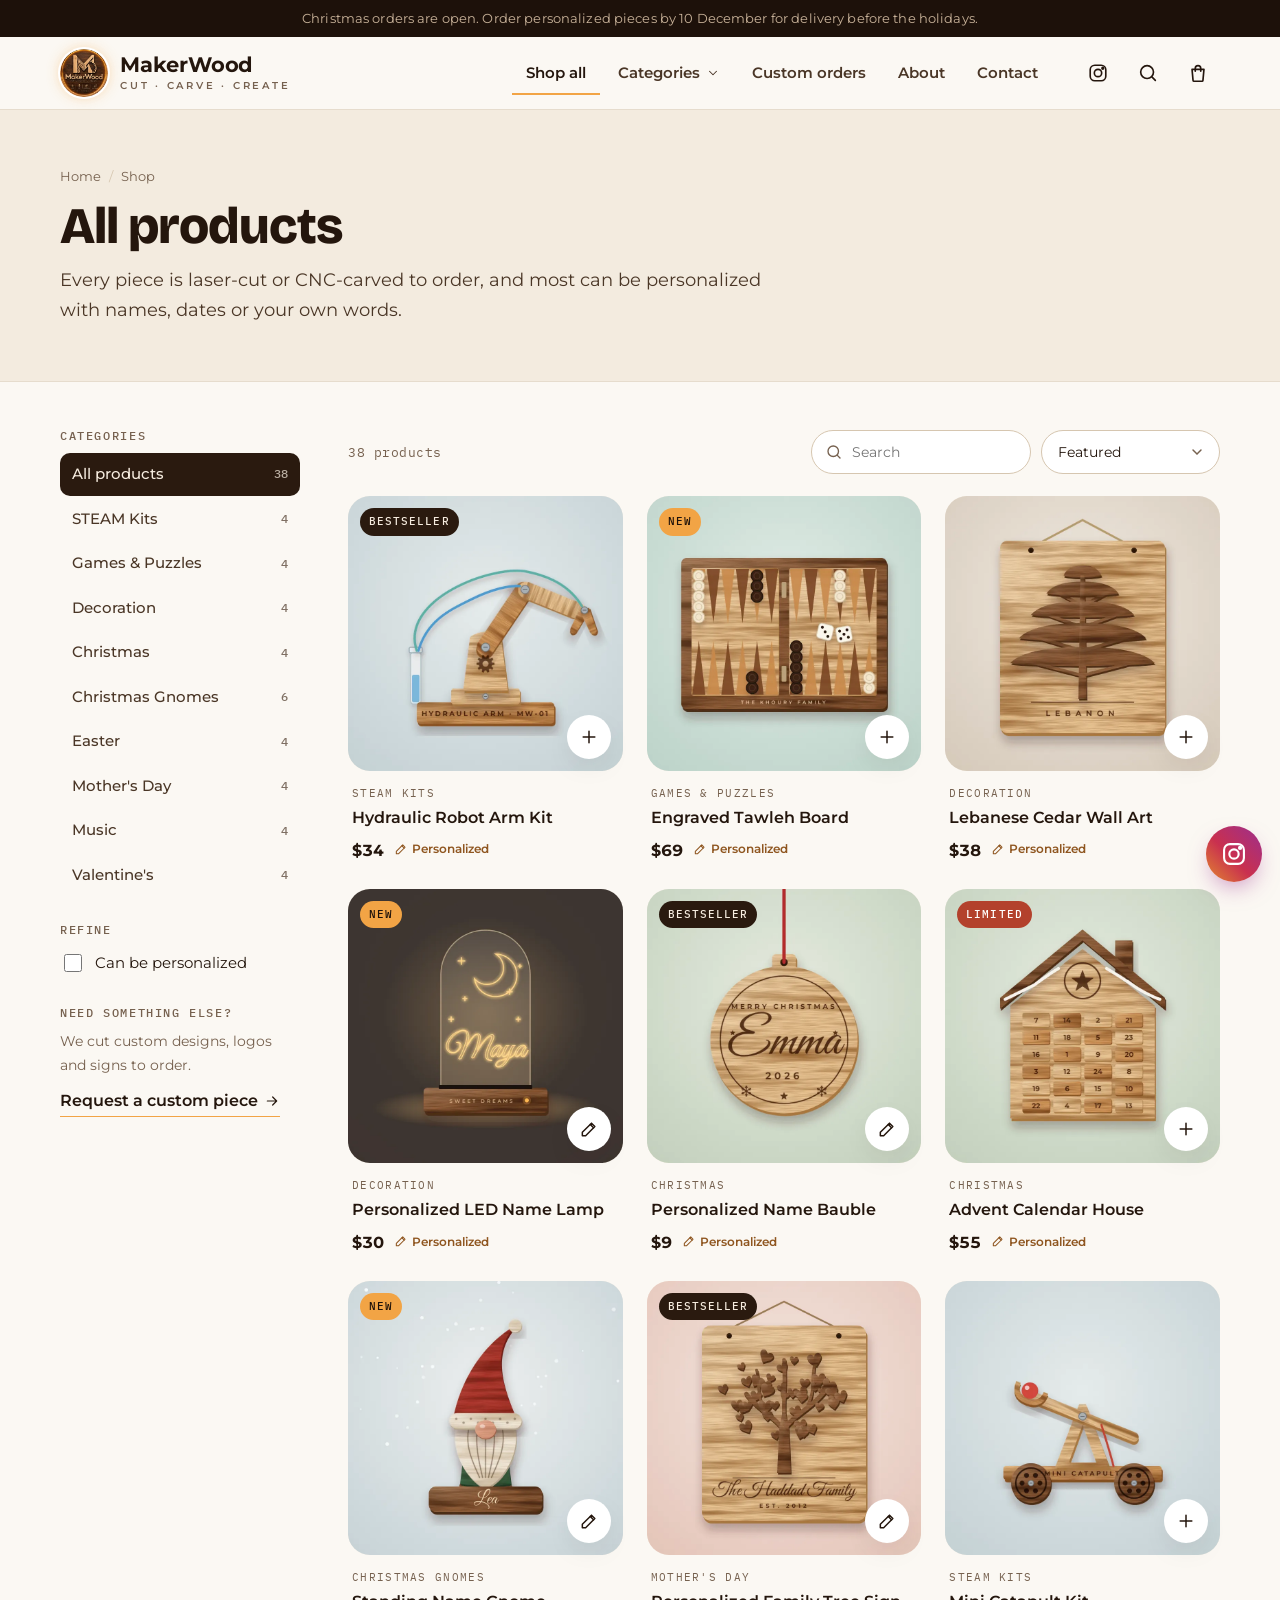
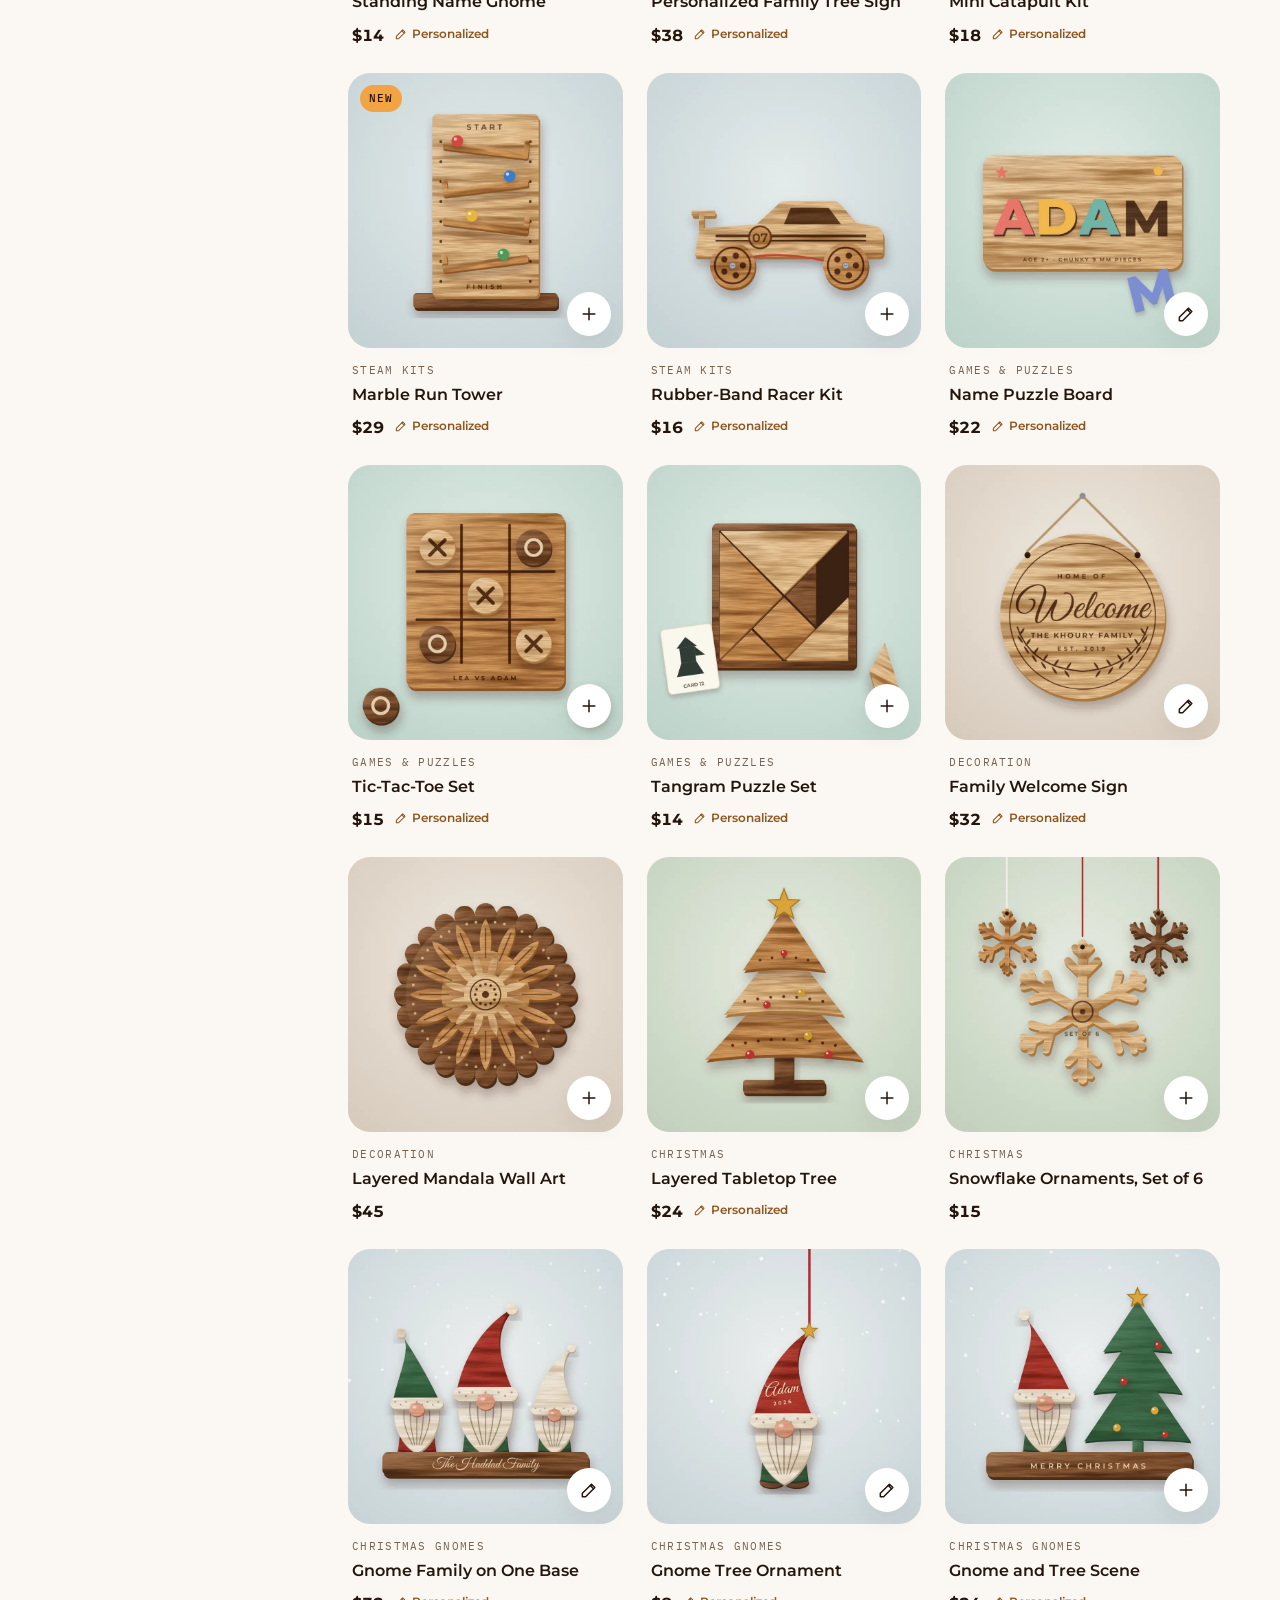
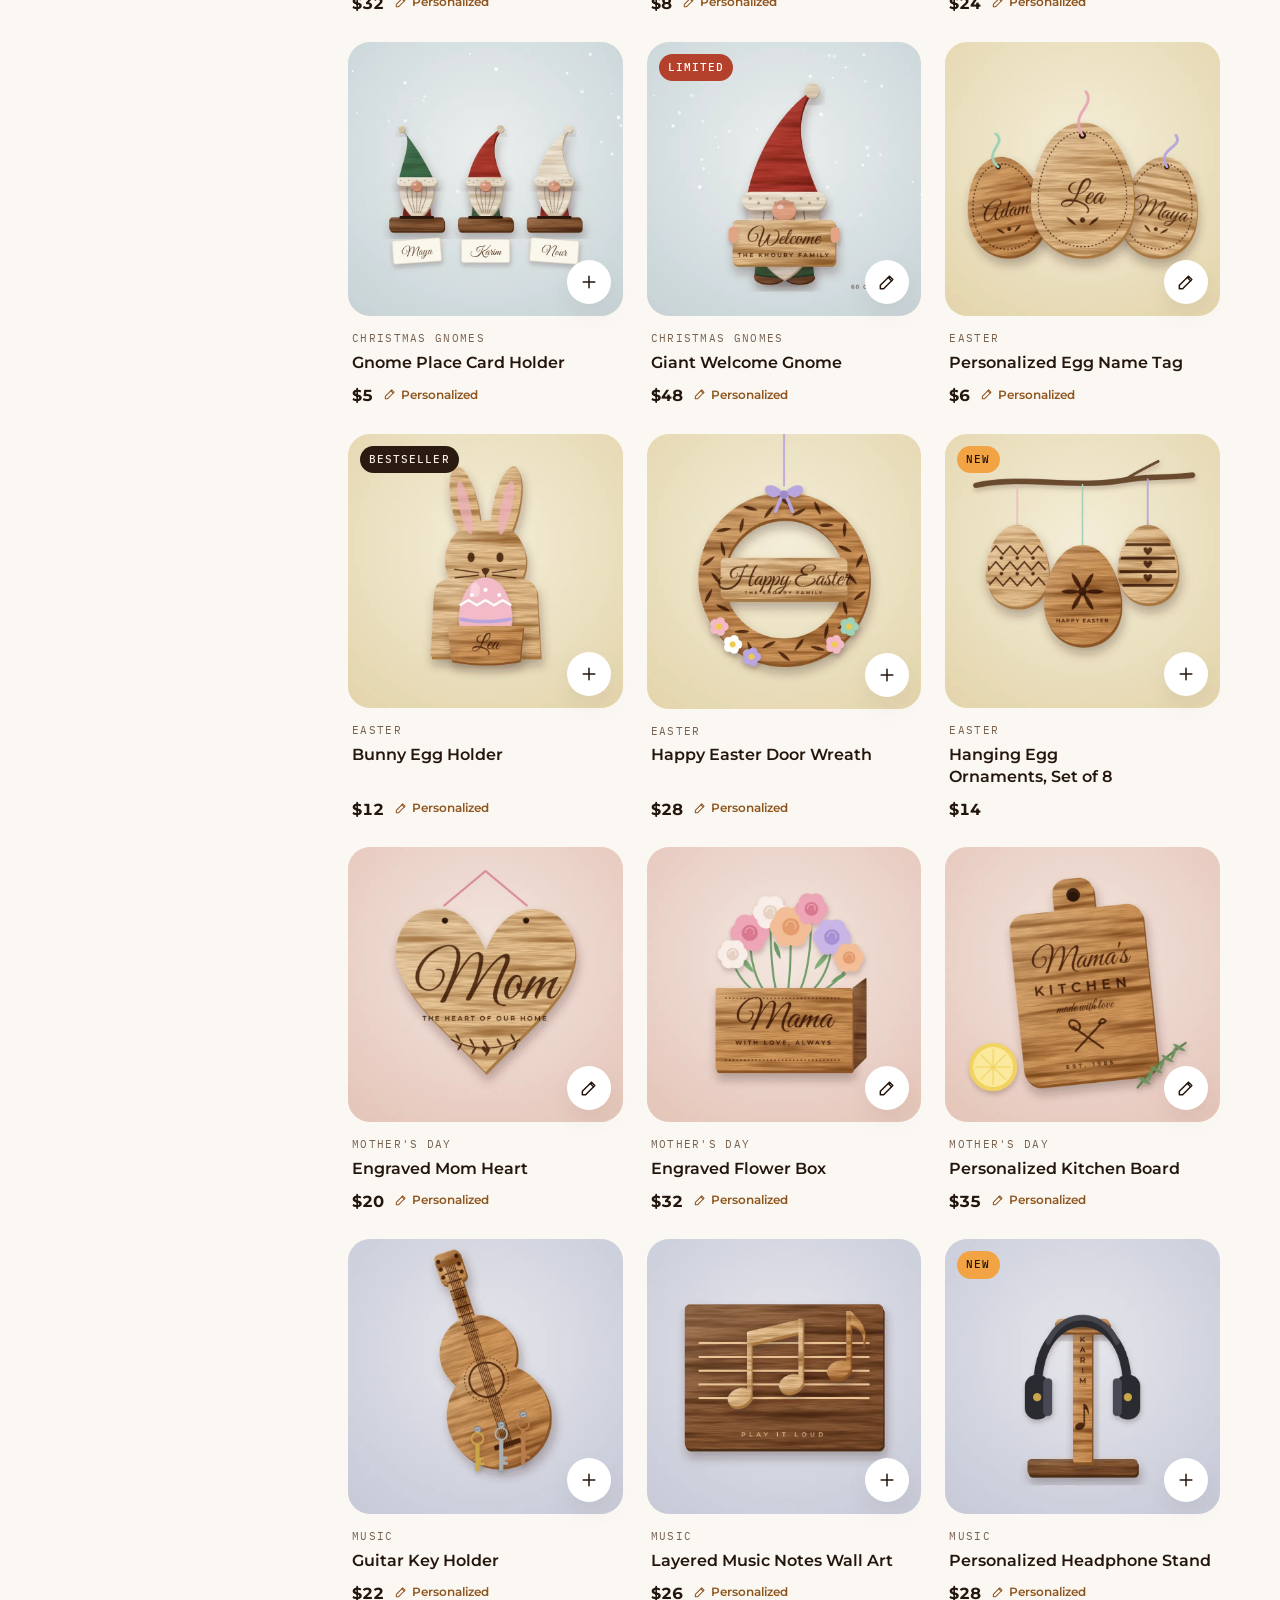
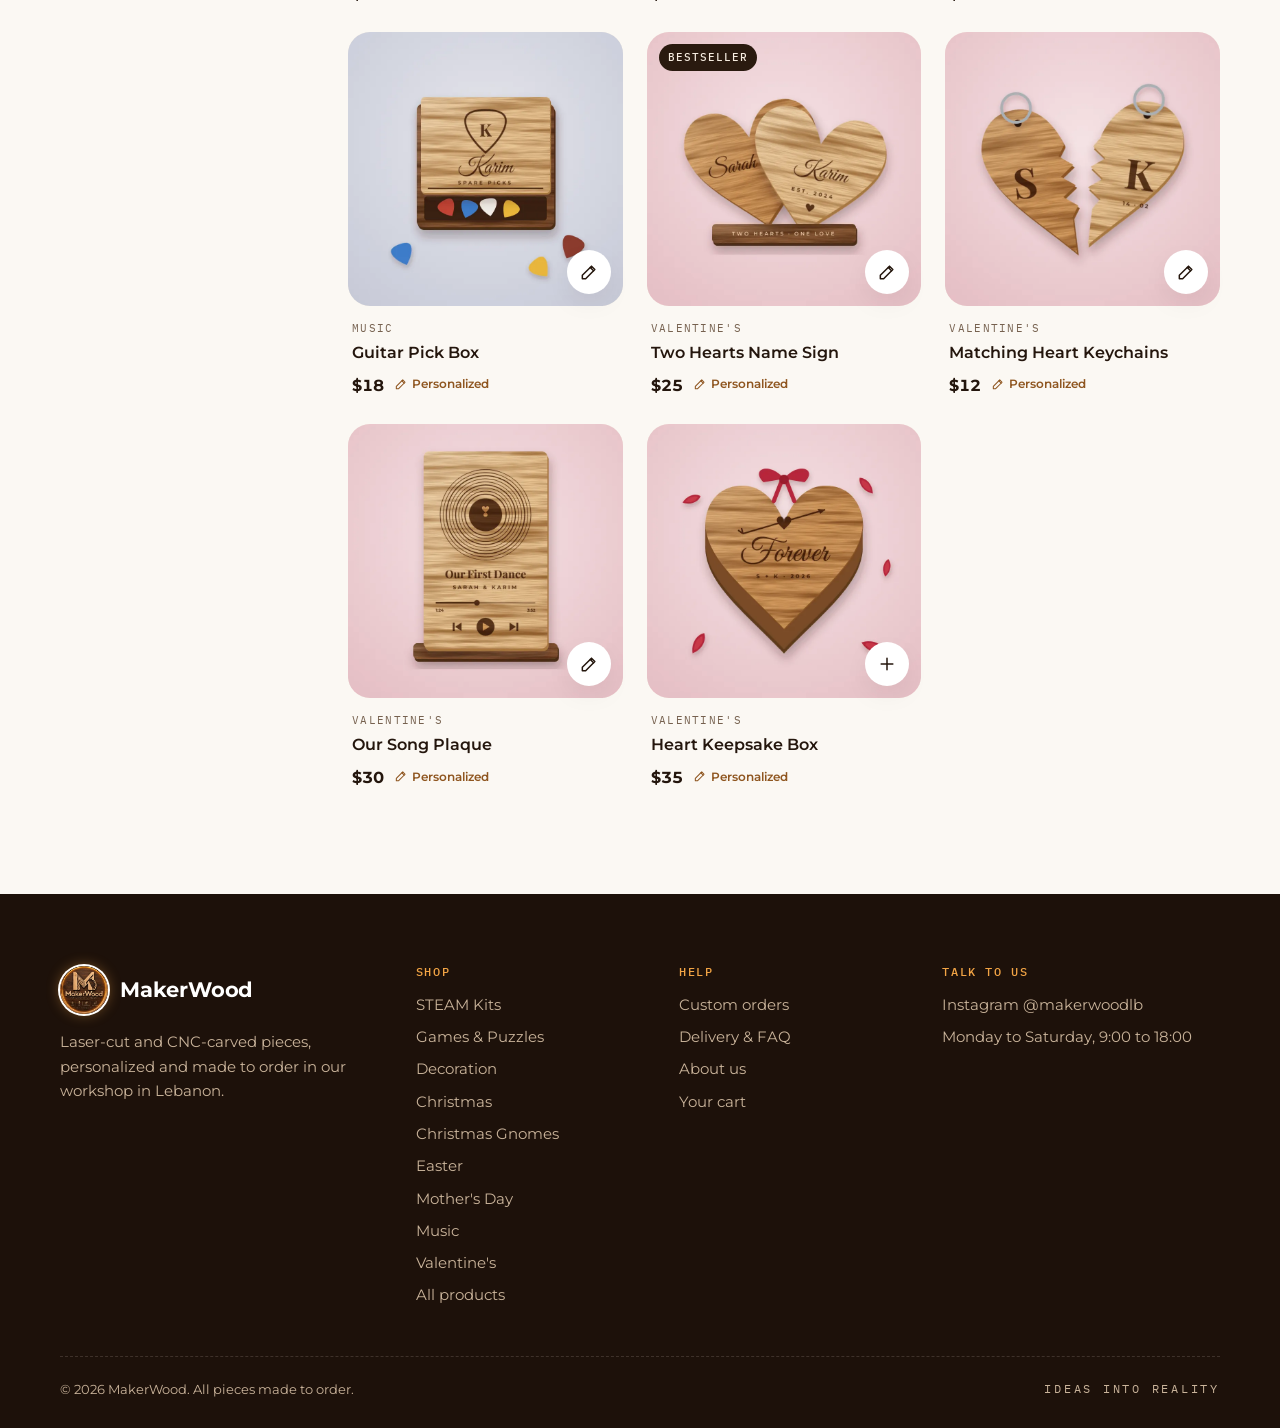
<file: shop.html>
<!doctype html>
<html lang="en">
<head>
  <meta charset="utf-8">
  <meta name="viewport" content="width=device-width, initial-scale=1, viewport-fit=cover">
  <title>Shop all products · MakerWood</title>
  <meta name="description" content="Browse laser-cut and CNC-carved pieces by category: STEAM kits, games and puzzles, decoration, Christmas, Easter, Mother&#39;s Day, Music and Valentine&#39;s.">
  <meta name="theme-color" content="#2a1a0f">
  <link rel="icon" type="image/png" href="assets/img/favicon.png">
  <link rel="apple-touch-icon" href="assets/img/apple-touch-icon.png">
  <meta property="og:type" content="website">
  <meta property="og:title" content="Shop all products · MakerWood">
  <meta property="og:description" content="Browse laser-cut and CNC-carved pieces by category: STEAM kits, games and puzzles, decoration, Christmas, Easter, Mother&#39;s Day, Music and Valentine&#39;s.">
  <meta property="og:image" content="assets/img/og-image.jpg">
  <link rel="preconnect" href="https://fonts.googleapis.com">
  <link rel="preconnect" href="https://fonts.gstatic.com" crossorigin>
  <link rel="stylesheet" href="https://fonts.googleapis.com/css2?family=Bricolage+Grotesque:opsz,wght@12..96,600..800&family=IBM+Plex+Mono:wght@500&family=Montserrat:wght@400;500;600;700&display=swap">
  <link rel="stylesheet" href="assets/css/styles.css">
</head>
<body>
  <a class="skip-link" href="#main">Skip to content</a>
  <div id="announce"></div>
  <header class="site-header" id="site-header"></header>

  <main id="main" data-page="shop">
    <section class="page-head">
      <div class="wrap">
        <ol class="crumbs" id="shop-crumb"><li><a href="index.html">Home</a></li><li aria-current="page">Shop</li></ol>
        <h1 id="shop-title">All products</h1>
        <p class="lead" id="shop-lead">Every piece is laser-cut or CNC-carved to order, and most can be personalized.</p>
      </div>
    </section>
    <section class="section" style="padding-top:clamp(28px,4vw,48px)">
      <div class="wrap" id="shop"></div>
    </section>
  </main>

  <footer class="site-footer" id="site-footer"></footer>

  <script src="assets/js/config.js"></script>
  <script src="assets/js/products.js"></script>
  <script src="assets/js/app.js"></script>
</body>
</html>
</file>
<file: assets/css/styles.css>
/* ==========================================================================
   MakerWood storefront
   Palette taken from the logo: walnut, oak, birch and the amber LED glow.
   ========================================================================== */

:root {
  --walnut-900: #1d110a;
  --walnut-800: #2a1a0f;
  --walnut-700: #3b2618;
  --walnut-600: #5a3a22;
  --oak: #b8773a;
  --oak-deep: #8f5620;
  --birch: #e9d3b0;
  --glow: #f2a445;
  --glow-soft: rgba(242, 164, 69, 0.18);

  --paper: #fbf8f3;
  --surface: #ffffff;
  --sand: #f3ebdf;
  --line: #e6dccd;
  --line-strong: #d6c6b0;
  --ink: #24160d;
  --ink-2: #4a3626;
  --muted: #76614f;
  --on-dark: #f6ecdf;
  --on-dark-muted: #c9b39a;

  --success: #2f7a4b;
  --danger: #b3412c;

  --font-display: 'Bricolage Grotesque', 'Montserrat', 'Segoe UI', system-ui, sans-serif;
  --font-body: 'Montserrat', 'Segoe UI', system-ui, -apple-system, sans-serif;
  --font-mono: 'IBM Plex Mono', ui-monospace, 'SFMono-Regular', Menlo, Consolas, monospace;

  --radius-sm: 8px;
  --radius: 14px;
  --radius-lg: 22px;
  --shadow-sm: 0 1px 2px rgba(42, 26, 15, 0.06), 0 2px 8px rgba(42, 26, 15, 0.05);
  --shadow: 0 10px 30px -12px rgba(42, 26, 15, 0.25);
  --shadow-lg: 0 30px 60px -20px rgba(29, 17, 10, 0.45);

  --wrap: 1240px;
  --gutter: clamp(16px, 4vw, 40px);
  --header-h: 72px;

  color-scheme: light;
}

*,
*::before,
*::after { box-sizing: border-box; }

html { -webkit-text-size-adjust: 100%; scroll-behavior: smooth; }
@media (prefers-reduced-motion: reduce) { html { scroll-behavior: auto; } }

body {
  margin: 0;
  background: var(--paper);
  color: var(--ink);
  font-family: var(--font-body);
  font-size: 16px;
  line-height: 1.65;
  -webkit-font-smoothing: antialiased;
  text-rendering: optimizeLegibility;
}

img { max-width: 100%; display: block; height: auto; }
a { color: inherit; text-decoration-thickness: 1px; text-underline-offset: 3px; }
button, input, select, textarea { font: inherit; color: inherit; }
button { cursor: pointer; }
[hidden] { display: none !important; }

h1, h2, h3, h4 {
  font-family: var(--font-display);
  font-weight: 700;
  line-height: 1.1;
  letter-spacing: -0.02em;
  margin: 0;
  text-wrap: balance;
}
h1 { font-size: clamp(2.2rem, 1.5rem + 3vw, 4rem); font-weight: 800; }
h2 { font-size: clamp(1.75rem, 1.3rem + 1.8vw, 2.75rem); }
h3 { font-size: 1.25rem; letter-spacing: -0.01em; }
p { margin: 0; }

:focus-visible { outline: 3px solid var(--glow); outline-offset: 3px; border-radius: 4px; }

.wrap { width: 100%; max-width: var(--wrap); margin-inline: auto; padding-inline: var(--gutter); }

.skip-link {
  position: absolute; left: 12px; top: -60px; z-index: 100;
  background: var(--walnut-800); color: var(--on-dark); padding: 10px 16px; border-radius: var(--radius-sm);
}
.skip-link:focus { top: 12px; }

.visually-hidden {
  position: absolute !important; width: 1px; height: 1px; padding: 0; margin: -1px;
  overflow: hidden; clip: rect(0, 0, 0, 0); white-space: nowrap; border: 0;
}

/* Labels in the language of the workshop: mono, uppercase, measured */
.eyebrow {
  font-family: var(--font-mono);
  font-size: 0.75rem;
  font-weight: 500;
  text-transform: uppercase;
  letter-spacing: 0.14em;
  color: var(--oak-deep);
  display: inline-flex; align-items: center; gap: 10px;
}
.eyebrow::before {
  content: ""; width: 22px; height: 0; border-top: 2px dashed currentColor; opacity: 0.8;
}
.on-dark .eyebrow, .eyebrow.on-dark { color: var(--glow); }

.lead { font-size: 1.125rem; color: var(--ink-2); max-width: 60ch; }
.muted { color: var(--muted); }

/* ---------- Buttons ---------- */
.btn {
  --btn-bg: var(--walnut-800);
  --btn-fg: var(--on-dark);
  display: inline-flex; align-items: center; justify-content: center; gap: 10px;
  min-height: 48px; padding: 12px 22px;
  border-radius: 999px; border: 1.5px solid transparent;
  background: var(--btn-bg); color: var(--btn-fg);
  font-weight: 600; font-size: 0.95rem; letter-spacing: 0.01em; text-decoration: none;
  transition: transform 0.15s ease, box-shadow 0.2s ease, background-color 0.2s ease, color 0.2s ease;
  white-space: nowrap;
}
.btn:hover { box-shadow: 0 0 0 4px var(--glow-soft), 0 8px 20px -8px rgba(42, 26, 15, 0.5); }
.btn:active { transform: translateY(1px); }
.btn svg { width: 20px; height: 20px; flex: none; }
.btn-glow { --btn-bg: var(--glow); --btn-fg: var(--walnut-900); }
.btn-glow:hover { box-shadow: 0 0 0 5px rgba(242, 164, 69, 0.28), 0 10px 30px -6px rgba(242, 164, 69, 0.6); }
.btn-ghost { --btn-bg: transparent; --btn-fg: var(--ink); border-color: var(--line-strong); }
.btn-ghost:hover { border-color: var(--ink); }
.on-dark .btn-ghost { --btn-fg: var(--on-dark); border-color: rgba(246, 236, 223, 0.35); }
.on-dark .btn-ghost:hover { border-color: var(--on-dark); }
.btn-whatsapp { --btn-bg: #1f7a4d; --btn-fg: #fff; }
.btn-instagram { --btn-bg: linear-gradient(45deg, #e2872f 0%, #c9304f 45%, #9c2f8e 100%); --btn-fg: #fff; }
.btn-block { width: 100%; }
.btn[disabled] { opacity: 0.5; pointer-events: none; }

.text-link {
  display: inline-flex; align-items: center; gap: 6px;
  font-weight: 600; text-decoration: none; color: var(--ink);
  border-bottom: 1.5px solid var(--glow); padding-bottom: 2px;
}
.text-link:hover { color: var(--oak-deep); }
.text-link svg { width: 16px; height: 16px; transition: transform 0.2s; }
.text-link:hover svg { transform: translateX(3px); }

/* ---------- Announcement + header ---------- */
.announce {
  background: var(--walnut-900); color: var(--on-dark-muted);
  font-size: 0.8rem; text-align: center; padding: 8px var(--gutter); letter-spacing: 0.01em;
}
.announce strong { color: var(--glow); font-weight: 600; }

.site-header {
  position: sticky; top: env(safe-area-inset-top, 0px); z-index: 50;
  background: rgba(251, 248, 243, 0.92);
  backdrop-filter: saturate(1.4) blur(12px);
  -webkit-backdrop-filter: saturate(1.4) blur(12px);
  border-bottom: 1px solid var(--line);
}
.header-inner { display: flex; align-items: center; gap: 24px; min-height: var(--header-h); }

.brand { display: flex; align-items: center; gap: 12px; text-decoration: none; flex: none; }
.brand img { width: 48px; height: 48px; border-radius: 50%; box-shadow: 0 0 0 2px var(--surface), 0 0 14px rgba(242, 164, 69, 0.45); }
.brand-text { display: flex; flex-direction: column; line-height: 1; }
.brand-name { font-family: var(--font-body); font-weight: 700; font-size: 1.3rem; letter-spacing: -0.01em; }
.brand-tag { font-size: 0.62rem; font-weight: 600; letter-spacing: 0.28em; text-transform: uppercase; color: var(--muted); margin-top: 5px; }

.main-nav { display: flex; align-items: center; gap: 4px; margin-left: auto; }
.main-nav > a, .nav-drop > button {
  display: inline-flex; align-items: center; gap: 6px;
  padding: 10px 14px; border-radius: 999px; border: 0; background: none;
  font-size: 0.92rem; font-weight: 600; text-decoration: none; color: var(--ink-2);
}
.main-nav > a:hover, .nav-drop > button:hover, .nav-drop.open > button { background: var(--sand); color: var(--ink); }
.main-nav > a[aria-current="page"] { color: var(--ink); box-shadow: inset 0 -2px 0 var(--glow); border-radius: 0; }
.nav-drop { position: relative; }
.nav-drop > button svg { width: 14px; height: 14px; transition: transform 0.2s; }
.nav-drop.open > button svg { transform: rotate(180deg); }
.mega {
  position: absolute; top: calc(100% + 10px); left: 50%; transform: translateX(-50%);
  width: min(640px, 90vw); background: var(--surface); border: 1px solid var(--line);
  border-radius: var(--radius-lg); box-shadow: var(--shadow-lg); padding: 14px;
  display: grid; grid-template-columns: repeat(2, 1fr); gap: 4px;
}
.mega a { display: flex; gap: 14px; align-items: center; padding: 10px; border-radius: var(--radius); text-decoration: none; }
.mega a:hover { background: var(--sand); }
.mega img { width: 56px; height: 56px; border-radius: 10px; object-fit: cover; flex: none; }
.mega strong { display: block; font-size: 0.95rem; }
.mega span { display: block; font-size: 0.8rem; color: var(--muted); line-height: 1.35; }
.mega .mega-all { grid-column: 1 / -1; justify-content: center; font-weight: 600; font-size: 0.9rem; border-top: 1px dashed var(--line-strong); border-radius: 0 0 var(--radius) var(--radius); margin-top: 4px; }

.header-actions { display: flex; align-items: center; gap: 6px; }
.icon-btn {
  position: relative; width: 44px; height: 44px; display: inline-grid; place-items: center;
  border-radius: 50%; border: 0; background: none; color: var(--ink);
}
.icon-btn:hover { background: var(--sand); }
.icon-btn svg { width: 22px; height: 22px; }
.cart-count {
  position: absolute; top: 3px; right: 1px; min-width: 20px; height: 20px; padding: 0 5px;
  border-radius: 999px; background: var(--glow); color: var(--walnut-900);
  font-size: 0.7rem; font-weight: 700; display: grid; place-items: center;
  font-variant-numeric: tabular-nums; box-shadow: 0 0 0 2px var(--paper);
}
.cart-count.bump { animation: bump 0.4s ease; }
@keyframes bump { 40% { transform: scale(1.35); } }
.menu-btn { display: none; }
@media (max-width: 560px) { .ig-link { display: none; } }

@media (max-width: 960px) {
  .main-nav { display: none; }
  .menu-btn { display: inline-grid; }
  .header-actions { margin-left: auto; }
  .brand-tag { display: none; }
}
@media (max-width: 420px) {
  .brand img { width: 40px; height: 40px; }
  .brand-name { font-size: 1.12rem; }
  .header-inner { gap: 10px; }
}

/* ---------- Drawers (mobile menu, cart) + overlay ---------- */
.overlay {
  position: fixed; inset: 0; z-index: 80; background: rgba(29, 17, 10, 0.5);
  opacity: 0; pointer-events: none; transition: opacity 0.25s;
}
.overlay.show { opacity: 1; pointer-events: auto; }
.drawer {
  position: fixed; top: 0; bottom: 0; z-index: 90; width: min(420px, 100%);
  background: var(--paper); display: flex; flex-direction: column;
  box-shadow: var(--shadow-lg); visibility: hidden;
  transition: transform 0.3s cubic-bezier(0.2, 0.8, 0.2, 1), visibility 0s linear 0.3s;
  padding-top: env(safe-area-inset-top, 0px); padding-bottom: env(safe-area-inset-bottom, 0px);
}
.drawer-right { right: 0; transform: translateX(105%); }
.drawer-left { left: 0; transform: translateX(-105%); }
.drawer.open, .search-panel.open { transform: none; visibility: visible; transition-delay: 0s; }
.drawer-head { display: flex; align-items: center; justify-content: space-between; padding: 16px 20px; border-bottom: 1px solid var(--line); }
.drawer-head h2 { font-size: 1.25rem; }
.drawer-body { flex: 1; overflow-y: auto; padding: 16px 20px; }
.drawer-foot { border-top: 1px solid var(--line); padding: 16px 20px; display: grid; gap: 10px; background: var(--surface); }
@media (prefers-reduced-motion: reduce) { .drawer, .overlay { transition: none; } }

.mobile-nav { display: grid; gap: 2px; }
.mobile-nav a { display: flex; align-items: center; gap: 14px; padding: 10px 8px; border-radius: var(--radius); text-decoration: none; font-weight: 600; }
.mobile-nav a:hover { background: var(--sand); }
.mobile-nav img { width: 44px; height: 44px; border-radius: 10px; object-fit: cover; }
.mobile-nav .group-label { margin: 18px 8px 6px; }

.mini-line { display: grid; grid-template-columns: 64px 1fr auto; gap: 12px; padding: 12px 0; border-bottom: 1px solid var(--line); align-items: start; }
.mini-line img { width: 64px; height: 64px; border-radius: 10px; object-fit: cover; }
.mini-line h3 { font-family: var(--font-body); font-size: 0.9rem; font-weight: 600; letter-spacing: 0; }
.mini-line .meta { font-size: 0.78rem; color: var(--muted); line-height: 1.4; }
.mini-line .price { font-weight: 600; font-size: 0.9rem; font-variant-numeric: tabular-nums; }
.drawer-total { display: flex; justify-content: space-between; font-weight: 700; font-size: 1.05rem; }

/* ---------- Search panel ---------- */
.search-panel {
  position: fixed; left: 0; right: 0; top: 0; z-index: 90; background: var(--paper);
  padding: calc(18px + env(safe-area-inset-top, 0px)) 0 22px; box-shadow: var(--shadow-lg);
  transform: translateY(-105%); visibility: hidden;
  transition: transform 0.3s cubic-bezier(0.2, 0.8, 0.2, 1), visibility 0s linear 0.3s;
}
.search-row { display: flex; gap: 10px; align-items: center; }
.search-row input {
  flex: 1; min-width: 0; height: 56px; border-radius: 999px; border: 1.5px solid var(--line-strong);
  background: var(--surface); padding: 0 22px; font-size: 1.05rem;
}
.search-row input:focus { outline: none; border-color: var(--oak); box-shadow: 0 0 0 4px var(--glow-soft); }
.search-results { display: grid; grid-template-columns: repeat(auto-fill, minmax(220px, 1fr)); gap: 10px; margin-top: 16px; }
.search-results a { display: flex; gap: 12px; align-items: center; text-decoration: none; padding: 8px; border-radius: var(--radius); }
.search-results a:hover { background: var(--sand); }
.search-results img { width: 52px; height: 52px; border-radius: 10px; }
.search-results strong { display: block; font-size: 0.9rem; line-height: 1.3; }
.search-results span { font-size: 0.8rem; color: var(--muted); }

/* ---------- Hero ---------- */
.hero {
  position: relative; overflow: hidden;
  background:
    radial-gradient(60% 80% at 78% 45%, rgba(242, 164, 69, 0.16), transparent 60%),
    radial-gradient(90% 70% at 10% 100%, rgba(90, 58, 34, 0.55), transparent 70%),
    var(--walnut-800);
  color: var(--on-dark);
}
.hero::before {
  /* faint wood grain */
  content: ""; position: absolute; inset: 0; opacity: 0.35; pointer-events: none;
  background: repeating-linear-gradient(176deg, transparent 0 22px, rgba(0, 0, 0, 0.12) 22px 23px, transparent 23px 57px, rgba(255, 255, 255, 0.03) 57px 58px);
}
.hero-inner {
  position: relative; display: grid; grid-template-columns: 1.05fr 0.95fr; gap: clamp(24px, 5vw, 72px);
  align-items: center; padding-block: clamp(48px, 8vw, 104px);
}
.hero h1 { color: #fff; margin-top: 18px; }
.hero h1 em { font-style: normal; color: var(--glow); }
.hero .lead { color: var(--on-dark-muted); margin-top: 20px; }
.hero-actions { display: flex; flex-wrap: wrap; gap: 12px; margin-top: 32px; }
.hero-facts {
  display: flex; flex-wrap: wrap; gap: 10px 28px; margin-top: 40px; padding-top: 24px;
  border-top: 1px dashed rgba(246, 236, 223, 0.2);
  font-family: var(--font-mono); font-size: 0.78rem; letter-spacing: 0.06em; text-transform: uppercase; color: var(--on-dark-muted);
}
.hero-facts b { color: var(--on-dark); font-weight: 500; }

.hero-sign { position: relative; justify-self: center; width: min(460px, 100%); aspect-ratio: 1; max-width: 100%; }
.hero-sign img {
  position: absolute; inset: 7%; width: 86%; height: 86%; border-radius: 50%;
  box-shadow: 0 0 60px rgba(242, 164, 69, 0.35), 0 30px 60px -20px rgba(0, 0, 0, 0.7);
}
.laser-ring { position: absolute; inset: 0; width: 100%; height: 100%; overflow: visible; }
.laser-ring .kerf { fill: none; stroke: rgba(242, 164, 69, 0.4); stroke-width: 0.25; stroke-dasharray: 0.8 1.6; }
.laser-ring .cut {
  fill: none; stroke: var(--glow); stroke-width: 0.45; stroke-linecap: round;
  filter: drop-shadow(0 0 6px rgba(242, 164, 69, 0.9));
  stroke-dasharray: 1; stroke-dashoffset: 0;
}
.laser-head { position: absolute; inset: 0; pointer-events: none; }
.laser-head::after {
  content: ""; position: absolute; left: 50%; top: 1%; width: 12px; height: 12px; margin: -6px 0 0 -6px;
  border-radius: 50%; background: #fff6e6; box-shadow: 0 0 8px 3px var(--glow), 0 0 24px 8px rgba(242, 164, 69, 0.6);
  opacity: 0;
}
@media (prefers-reduced-motion: no-preference) {
  .laser-ring .cut { stroke-dasharray: 1; stroke-dashoffset: 1; animation: cut 2.6s cubic-bezier(0.55, 0.1, 0.35, 1) 0.3s forwards; }
  .laser-head { animation: travel 2.6s cubic-bezier(0.55, 0.1, 0.35, 1) 0.3s forwards; }
  .laser-head::after { animation: spark 2.9s linear forwards; }
}
@keyframes cut { to { stroke-dashoffset: 0; } }
@keyframes travel { from { transform: rotate(0deg); } to { transform: rotate(360deg); } }
@keyframes spark { 0%, 8% { opacity: 0; } 12%, 92% { opacity: 1; } 100% { opacity: 0; } }

@media (max-width: 860px) {
  .hero-inner { grid-template-columns: 1fr; }
  .hero-sign { order: -1; width: min(300px, 78vw); }
}

/* ---------- Services strip (the four icons from the sign) ---------- */
.services { background: var(--walnut-900); color: var(--on-dark); }
.services-grid { display: grid; grid-template-columns: repeat(4, 1fr); }
.service { display: flex; gap: 14px; align-items: center; padding: 22px 18px; border-left: 1px solid rgba(246, 236, 223, 0.1); }
.service:first-child { border-left: 0; padding-left: 0; }
.service svg { width: 34px; height: 34px; color: var(--glow); flex: none; }
.service strong { display: block; font-size: 0.8rem; letter-spacing: 0.14em; text-transform: uppercase; }
.service span { display: block; font-size: 0.82rem; color: var(--on-dark-muted); line-height: 1.4; }
@media (max-width: 860px) {
  .services-grid { grid-template-columns: repeat(2, 1fr); }
  .service { padding: 16px 12px; border-left: 0; }
  .service:first-child { padding-left: 12px; }
}
@media (max-width: 420px) {
  .service { flex-direction: column; align-items: flex-start; gap: 8px; }
}

/* ---------- Sections ---------- */
.section { padding-block: clamp(56px, 8vw, 104px); }
.section-sand { background: var(--sand); }
.section-dark { background: var(--walnut-800); color: var(--on-dark); }
.section-head { display: flex; align-items: end; justify-content: space-between; gap: 24px; flex-wrap: wrap; margin-bottom: clamp(28px, 4vw, 44px); }
.section-head h2 { margin-top: 12px; }
.section-head p { margin-top: 12px; color: var(--muted); max-width: 52ch; }

/* ---------- Category tiles ---------- */
.cat-grid { display: grid; grid-template-columns: repeat(3, 1fr); gap: clamp(12px, 2vw, 20px); }
.cat-tile {
  position: relative; display: block; border-radius: var(--radius-lg); overflow: hidden; text-decoration: none;
  aspect-ratio: 4 / 3.3; max-width: 100%; isolation: isolate; background: var(--sand);
}
.cat-tile img { position: absolute; inset: 0; width: 100%; height: 100%; object-fit: cover; transition: transform 0.6s cubic-bezier(0.2, 0.8, 0.2, 1); }
.cat-tile::after {
  content: ""; position: absolute; inset: 0; z-index: 1;
  background: linear-gradient(180deg, transparent 45%, rgba(29, 17, 10, 0.78) 100%);
}
.cat-tile .cat-info { position: absolute; left: 0; right: 0; bottom: 0; z-index: 2; padding: 18px; color: #fff; display: flex; align-items: end; justify-content: space-between; gap: 12px; }
.cat-tile h3 { font-size: clamp(1.2rem, 1rem + 0.6vw, 1.45rem); }
.cat-tile p { font-size: 0.85rem; color: rgba(255, 255, 255, 0.8); margin-top: 4px; line-height: 1.4; }
.cat-tile .cat-note {
  position: absolute; top: 14px; left: 14px; z-index: 2;
  font-family: var(--font-mono); font-size: 0.68rem; letter-spacing: 0.1em; text-transform: uppercase;
  background: rgba(251, 248, 243, 0.92); color: var(--ink); padding: 6px 10px; border-radius: 999px;
}
.cat-tile .arrow {
  flex: none; width: 42px; height: 42px; border-radius: 50%; display: grid; place-items: center;
  background: var(--glow); color: var(--walnut-900); transition: transform 0.3s;
}
.cat-tile .arrow svg { width: 18px; height: 18px; }
.cat-tile:hover img { transform: scale(1.05); }
.cat-tile:hover .arrow { transform: rotate(-45deg); }
@media (max-width: 1000px) {
  .cat-grid { grid-template-columns: repeat(2, 1fr); }
  .cat-tile { aspect-ratio: 4 / 3.4; }
  /* an odd category out spans the full row instead of sitting alone */
  .cat-tile:last-child:nth-child(odd) { grid-column: 1 / -1; aspect-ratio: 16 / 7; }
}
@media (max-width: 520px) {
  .cat-grid { grid-template-columns: 1fr; }
  .cat-tile, .cat-tile:last-child:nth-child(odd) { aspect-ratio: 16 / 10; }
}

/* ---------- Product cards ---------- */
.product-grid { display: grid; grid-template-columns: repeat(4, 1fr); gap: clamp(14px, 2vw, 24px); }
.product-grid.cols-3 { grid-template-columns: repeat(3, 1fr); }
@media (max-width: 1080px) { .product-grid, .product-grid.cols-3 { grid-template-columns: repeat(3, 1fr); } }
@media (max-width: 780px) { .product-grid, .product-grid.cols-3 { grid-template-columns: repeat(2, 1fr); } }
@media (max-width: 360px) { .product-grid, .product-grid.cols-3 { grid-template-columns: 1fr; } }

.card { position: relative; display: flex; flex-direction: column; min-width: 0; }
.card-media {
  position: relative; display: block; aspect-ratio: 1; max-width: 100%; border-radius: var(--radius-lg); overflow: hidden; background: var(--sand);
}
.card-media img { position: absolute; inset: 0; width: 100%; height: 100%; object-fit: cover; transition: opacity 0.45s ease, transform 0.6s cubic-bezier(0.2, 0.8, 0.2, 1); }
.card-media img.alt { opacity: 0; }
@media (hover: hover) {
  .card:hover .card-media img.alt { opacity: 1; }
  .card:hover .card-media img { transform: scale(1.03); }
}
.badge {
  position: absolute; top: 12px; left: 12px; z-index: 2;
  font-family: var(--font-mono); font-size: 0.66rem; font-weight: 500; letter-spacing: 0.1em; text-transform: uppercase;
  padding: 5px 9px; border-radius: 999px; background: var(--walnut-800); color: var(--on-dark);
}
.badge[data-kind="new"] { background: var(--glow); color: var(--walnut-900); }
.badge[data-kind="limited"] { background: var(--danger); color: #fff; }
.quick-add {
  /* sits on the photo's bottom-right corner: the photo is square, so 100% of the card width is its height */
  position: absolute; right: 12px; top: 0; margin-top: calc(100% - 56px); z-index: 2;
  width: 44px; height: 44px; border-radius: 50%; border: 0; display: grid; place-items: center;
  background: var(--surface); color: var(--ink); box-shadow: var(--shadow);
  transition: transform 0.2s, background-color 0.2s;
}
.quick-add svg { width: 20px; height: 20px; }
.quick-add:hover { background: var(--glow); transform: scale(1.06); }
.card-body { padding: 14px 4px 0; display: flex; flex-direction: column; gap: 4px; flex: 1; }
.card-cat { font-family: var(--font-mono); font-size: 0.68rem; letter-spacing: 0.12em; text-transform: uppercase; color: var(--muted); }
.card-title { font-family: var(--font-body); font-size: 0.98rem; font-weight: 600; letter-spacing: 0; line-height: 1.35; }
.card-title a { text-decoration: none; }
.card-title a::after { content: ""; position: absolute; inset: 0; z-index: 1; }
.card-foot { display: flex; align-items: baseline; gap: 10px; margin-top: auto; padding-top: 6px; flex-wrap: wrap; }
.price { font-weight: 700; font-variant-numeric: tabular-nums; }
.price-old { color: var(--muted); text-decoration: line-through; font-size: 0.9em; font-weight: 500; }
.card-perso { font-size: 0.75rem; color: var(--oak-deep); font-weight: 600; display: inline-flex; align-items: center; gap: 4px; }
.card-perso svg { width: 14px; height: 14px; }
.card .quick-add, .card .badge { z-index: 3; }

/* ---------- Process ---------- */
.steps { display: grid; grid-template-columns: repeat(4, 1fr); gap: 0; position: relative; list-style: none; margin: 0; padding: 0; }
.step { position: relative; padding: 0 24px 0 0; }
.step-num {
  display: flex; align-items: center; gap: 12px; margin-bottom: 18px;
  font-family: var(--font-mono); font-size: 0.8rem; color: var(--glow); letter-spacing: 0.1em;
}
.step-num::after { content: ""; flex: 1; border-top: 2px dashed rgba(242, 164, 69, 0.35); }
.step:last-child .step-num::after { border-top-color: transparent; }
.step-num span {
  width: 44px; height: 44px; border-radius: 50%; display: grid; place-items: center; flex: none;
  border: 1.5px solid rgba(242, 164, 69, 0.5); background: rgba(242, 164, 69, 0.08); font-size: 0.95rem; color: var(--glow);
}
.step h3 { color: #fff; font-size: 1.15rem; }
.step p { color: var(--on-dark-muted); font-size: 0.92rem; margin-top: 8px; }
@media (max-width: 860px) {
  .steps { grid-template-columns: 1fr 1fr; gap: 32px 0; }
  .step:nth-child(2) .step-num::after { border-top-color: transparent; }
}
@media (max-width: 520px) {
  .steps { grid-template-columns: 1fr; }
  .step .step-num::after { border-top-color: transparent; }
}

/* ---------- Feature split (custom orders, seasonal) ---------- */
.split { display: grid; grid-template-columns: 1fr 1fr; gap: clamp(28px, 5vw, 72px); align-items: center; }
.split-media { position: relative; border-radius: var(--radius-lg); overflow: hidden; aspect-ratio: 4 / 3.2; max-width: 100%; }
.split-media img { width: 100%; height: 100%; object-fit: cover; }
.split-media .tag {
  position: absolute; left: 16px; bottom: 16px; font-family: var(--font-mono); font-size: 0.72rem; letter-spacing: 0.08em;
  background: rgba(29, 17, 10, 0.78); color: var(--on-dark); padding: 8px 12px; border-radius: 999px; text-transform: uppercase;
}
.split h2 { margin-top: 14px; }
.split .lead { margin-top: 16px; }
.split-actions { display: flex; flex-wrap: wrap; gap: 12px; margin-top: 28px; }
.ticks { list-style: none; padding: 0; margin: 24px 0 0; display: grid; gap: 10px; }
.ticks li { display: flex; gap: 12px; align-items: flex-start; }
.ticks svg { width: 20px; height: 20px; color: var(--oak); flex: none; margin-top: 3px; }
@media (max-width: 860px) { .split { grid-template-columns: 1fr; } }

.seasonal {
  position: relative; overflow: hidden; border-radius: var(--radius-lg);
  background: linear-gradient(120deg, #22331f, #2f4429 60%, #3a2515);
  color: var(--on-dark); display: grid; grid-template-columns: 1.1fr 0.9fr; align-items: center;
}
.seasonal-copy { padding: clamp(28px, 5vw, 64px); }
.seasonal-copy h2 { color: #fff; margin-top: 14px; }
.seasonal-copy p { color: rgba(246, 236, 223, 0.82); margin-top: 14px; max-width: 46ch; }
.seasonal-imgs { display: grid; grid-template-columns: 1fr 1fr; gap: 10px; padding: 18px; }
.seasonal-imgs a { display: block; border-radius: var(--radius); overflow: hidden; }
.seasonal-imgs a:first-child { grid-row: span 2; }
.seasonal-imgs img { width: 100%; height: 100%; aspect-ratio: 1; object-fit: cover; transition: transform 0.5s; }
.seasonal-imgs a:first-child img { aspect-ratio: auto; }
.seasonal-imgs a:hover img { transform: scale(1.04); }
@media (max-width: 860px) { .seasonal { grid-template-columns: 1fr; } .seasonal-imgs { padding-top: 0; } }

/* ---------- Page header (inner pages) ---------- */
.page-head { background: var(--sand); border-bottom: 1px solid var(--line); padding-block: clamp(32px, 5vw, 56px); }
.page-head h1 { font-size: clamp(2rem, 1.4rem + 2.4vw, 3.2rem); margin-top: 10px; }
.page-head .lead { margin-top: 12px; }
.crumbs { display: flex; flex-wrap: wrap; gap: 8px; font-size: 0.82rem; color: var(--muted); list-style: none; padding: 0; margin: 0; }
.crumbs li + li::before { content: "/"; margin-right: 8px; color: var(--line-strong); }
.crumbs a { text-decoration: none; }
.crumbs a:hover { color: var(--ink); text-decoration: underline; }

/* ---------- Shop ---------- */
.shop-layout { display: grid; grid-template-columns: 240px 1fr; gap: clamp(24px, 4vw, 48px); align-items: start; }
.shop-layout > * { min-width: 0; }
.filters { position: sticky; top: calc(var(--header-h) + 24px); display: grid; gap: 28px; }
.filter-group h2 { font-family: var(--font-mono); font-size: 0.72rem; font-weight: 500; letter-spacing: 0.14em; text-transform: uppercase; color: var(--muted); margin-bottom: 10px; }
.cat-list { list-style: none; margin: 0; padding: 0; display: grid; gap: 2px; }
.cat-list button {
  width: 100%; display: flex; justify-content: space-between; align-items: center; gap: 8px; text-align: left;
  padding: 9px 12px; border-radius: 10px; border: 0; background: none; font-weight: 500; font-size: 0.93rem; color: var(--ink-2);
}
.cat-list button:hover { background: var(--sand); }
.cat-list button[aria-pressed="true"] { background: var(--walnut-800); color: var(--on-dark); }
.cat-list .count { font-family: var(--font-mono); font-size: 0.75rem; opacity: 0.7; font-variant-numeric: tabular-nums; }
.filter-check { display: flex; gap: 10px; align-items: center; font-size: 0.92rem; padding: 4px 0; cursor: pointer; }
.filter-check input { width: 18px; height: 18px; accent-color: var(--walnut-800); }

.chips { display: none; gap: 8px; overflow-x: auto; padding-bottom: 6px; margin-bottom: 18px; scrollbar-width: none; }
.chips::-webkit-scrollbar { display: none; }
.chips button {
  flex: none; padding: 9px 16px; border-radius: 999px; border: 1.5px solid var(--line-strong); background: var(--surface);
  font-weight: 600; font-size: 0.85rem; white-space: nowrap;
}
.chips button[aria-pressed="true"] { background: var(--walnut-800); border-color: var(--walnut-800); color: var(--on-dark); }

.toolbar { display: flex; flex-wrap: wrap; gap: 12px; align-items: center; justify-content: space-between; margin-bottom: 22px; }
.toolbar .result-count { font-family: var(--font-mono); font-size: 0.8rem; color: var(--muted); letter-spacing: 0.04em; }
.toolbar-controls { display: flex; gap: 10px; flex-wrap: wrap; align-items: center; }
.field-inline { position: relative; display: flex; align-items: center; }
.field-inline svg { position: absolute; left: 14px; width: 18px; height: 18px; color: var(--muted); pointer-events: none; }
.field-inline input, .select {
  height: 44px; border-radius: 999px; border: 1.5px solid var(--line-strong); background: var(--surface); padding: 0 16px;
  font-size: 0.9rem; min-width: 0;
}
.field-inline input { padding-left: 40px; width: 220px; max-width: 100%; }
.select { appearance: none; padding-right: 38px; background-image: url("data:image/svg+xml,%3Csvg xmlns='http://www.w3.org/2000/svg' viewBox='0 0 24 24' fill='none' stroke='%2376614f' stroke-width='2.2' stroke-linecap='round'%3E%3Cpath d='m6 9 6 6 6-6'/%3E%3C/svg%3E"); background-repeat: no-repeat; background-position: right 14px center; background-size: 16px; }
.field-inline input:focus, .select:focus { outline: none; border-color: var(--oak); box-shadow: 0 0 0 4px var(--glow-soft); }

.empty { text-align: center; padding: 64px 20px; border: 1.5px dashed var(--line-strong); border-radius: var(--radius-lg); }
.empty h2 { font-size: 1.5rem; }
.empty p { color: var(--muted); margin: 10px auto 22px; max-width: 42ch; }

@media (max-width: 900px) {
  .shop-layout { grid-template-columns: 1fr; }
  .filters { display: none; }
  .chips { display: flex; }
  .toolbar-controls { width: 100%; }
  .field-inline { flex: 1; }
  .field-inline input { width: 100%; }
}

/* ---------- Product page ---------- */
.product-layout { display: grid; grid-template-columns: 1.1fr 0.9fr; gap: clamp(28px, 5vw, 64px); align-items: start; padding-block: clamp(24px, 4vw, 48px) clamp(48px, 6vw, 80px); }
.gallery { position: sticky; top: calc(var(--header-h) + 20px); display: grid; grid-template-columns: 84px 1fr; gap: 14px; }
.gallery-main { position: relative; border-radius: var(--radius-lg); overflow: hidden; aspect-ratio: 1; max-width: 100%; background: var(--sand); grid-column: 2; grid-row: 1; }
.gallery-main img { width: 100%; height: 100%; object-fit: cover; }
.thumbs { display: flex; flex-direction: column; gap: 10px; grid-column: 1; grid-row: 1; }
.thumbs button { padding: 0; border: 2px solid transparent; border-radius: 12px; overflow: hidden; background: none; aspect-ratio: 1; }
.thumbs button[aria-current="true"] { border-color: var(--walnut-800); }
.thumbs img { width: 100%; height: 100%; object-fit: cover; }
@media (max-width: 900px) {
  .product-layout { grid-template-columns: 1fr; }
  .gallery { position: static; grid-template-columns: 1fr; }
  .gallery-main { grid-column: 1; }
  .thumbs { flex-direction: row; grid-row: 2; }
  .thumbs button { width: 72px; }
}

.buy h1 { font-size: clamp(1.9rem, 1.4rem + 1.8vw, 2.7rem); margin-top: 10px; }
.buy .price-row { display: flex; align-items: baseline; gap: 12px; margin-top: 14px; font-size: 1.5rem; }
.buy .price-row .price-old { font-size: 1.05rem; }
.buy .summary { margin-top: 14px; color: var(--ink-2); font-size: 1.02rem; }
.buy form { margin-top: 26px; display: grid; gap: 22px; padding-top: 24px; border-top: 1px dashed var(--line-strong); }
.opt-group { border: 0; padding: 0; margin: 0; min-width: 0; }
.opt-group legend, .field label, .field .label {
  display: block; font-weight: 600; font-size: 0.88rem; margin-bottom: 10px; padding: 0;
}
.opt-group legend .chosen { font-weight: 500; color: var(--muted); }
.swatches { display: flex; flex-wrap: wrap; gap: 8px; }
.swatch { position: relative; }
.swatch input { position: absolute; opacity: 0; inset: 0; margin: 0; cursor: pointer; }
.swatch span {
  display: inline-flex; align-items: center; gap: 6px; padding: 10px 16px; border-radius: 12px; border: 1.5px solid var(--line-strong);
  background: var(--surface); font-size: 0.9rem; font-weight: 500; transition: border-color 0.15s, box-shadow 0.15s;
}
.swatch span small { color: var(--muted); font-size: 0.8rem; }
.swatch input:checked + span { border-color: var(--walnut-800); box-shadow: inset 0 0 0 1px var(--walnut-800); }
.swatch input:focus-visible + span { outline: 3px solid var(--glow); outline-offset: 2px; }

.field { display: grid; gap: 0; min-width: 0; }
.field input, .field textarea, .field select {
  width: 100%; border: 1.5px solid var(--line-strong); border-radius: 12px; background: var(--surface);
  padding: 12px 14px; font-size: 0.98rem; min-height: 48px;
}
.field textarea { min-height: 110px; resize: vertical; }
.field input:focus, .field textarea:focus, .field select:focus { outline: none; border-color: var(--oak); box-shadow: 0 0 0 4px var(--glow-soft); }
.field .hint { display: flex; justify-content: space-between; gap: 12px; font-size: 0.8rem; color: var(--muted); margin-top: 6px; }
.field .hint .counter { font-family: var(--font-mono); font-variant-numeric: tabular-nums; }
.field input:user-invalid, .field textarea:user-invalid, .field select:user-invalid { border-color: var(--danger); }
.req { color: var(--danger); }

.engrave-preview {
  margin-top: 10px; border-radius: 12px; padding: 14px 16px; min-height: 58px;
  background:
    repeating-linear-gradient(178deg, transparent 0 9px, rgba(120, 74, 34, 0.07) 9px 10px, transparent 10px 23px),
    linear-gradient(135deg, #ecd2a8, #deb888);
  color: #4a2711; font-family: var(--font-display); font-weight: 700; font-size: 1.35rem; text-align: center;
  display: grid; place-items: center; word-break: break-word; line-height: 1.2; text-shadow: 0 1px 0 rgba(255, 255, 255, 0.35);
}
.engrave-preview:empty::before { content: attr(data-empty); font-family: var(--font-body); font-weight: 500; font-size: 0.85rem; color: rgba(74, 39, 17, 0.6); }

.buy-row { display: flex; gap: 12px; align-items: stretch; flex-wrap: wrap; }
.buy-row .btn { flex: 1; min-width: 180px; }
.qty { display: inline-flex; align-items: center; border: 1.5px solid var(--line-strong); border-radius: 999px; background: var(--surface); height: 48px; }
.qty button { width: 44px; height: 100%; border: 0; background: none; display: grid; place-items: center; border-radius: 999px; }
.qty button:hover { background: var(--sand); }
.qty button svg { width: 16px; height: 16px; }
.qty input { width: 40px; text-align: center; border: 0; background: none; font-weight: 600; font-variant-numeric: tabular-nums; -moz-appearance: textfield; appearance: textfield; }
.qty input::-webkit-outer-spin-button, .qty input::-webkit-inner-spin-button { -webkit-appearance: none; margin: 0; }
.qty.sm { height: 38px; }
.qty.sm button { width: 34px; }
.qty.sm input { width: 30px; font-size: 0.9rem; }

.assurances { list-style: none; padding: 0; margin: 26px 0 0; display: grid; gap: 12px; }
.assurances li { display: flex; gap: 12px; align-items: flex-start; font-size: 0.9rem; color: var(--ink-2); }
.assurances svg { width: 22px; height: 22px; color: var(--oak); flex: none; }
.assurances b { color: var(--ink); font-weight: 600; }

.accordion { margin-top: 30px; border-top: 1px solid var(--line); }
.accordion details { border-bottom: 1px solid var(--line); }
.accordion summary {
  list-style: none; cursor: pointer; display: flex; justify-content: space-between; align-items: center;
  padding: 18px 0; font-weight: 600;
}
.accordion summary::-webkit-details-marker { display: none; }
.accordion summary svg { width: 18px; height: 18px; transition: transform 0.2s; }
.accordion details[open] summary svg { transform: rotate(45deg); }
.accordion .acc-body { padding: 0 0 20px; color: var(--ink-2); display: grid; gap: 12px; font-size: 0.95rem; }

.spec-table { width: 100%; border-collapse: collapse; font-size: 0.9rem; }
.spec-table th, .spec-table td { text-align: left; padding: 10px 0; border-bottom: 1px dashed var(--line); vertical-align: top; }
.spec-table th { font-family: var(--font-mono); font-weight: 500; font-size: 0.72rem; text-transform: uppercase; letter-spacing: 0.1em; color: var(--muted); width: 40%; padding-right: 16px; }
.spec-table tr:last-child th, .spec-table tr:last-child td { border-bottom: 0; }

/* ---------- Cart page ---------- */
.cart-layout { display: grid; grid-template-columns: 1.3fr 1fr; gap: clamp(24px, 4vw, 56px); align-items: start; padding-block: clamp(28px, 4vw, 48px) clamp(48px, 6vw, 88px); }
.cart-lines { display: grid; }
.cart-line { display: grid; grid-template-columns: 110px 1fr auto; gap: 18px; padding: 20px 0; border-bottom: 1px solid var(--line); }
.cart-line:first-child { padding-top: 0; }
.cart-line img { width: 110px; height: 110px; border-radius: var(--radius); object-fit: cover; }
.cart-line h3 { font-family: var(--font-body); font-size: 1rem; font-weight: 600; letter-spacing: 0; }
.cart-line h3 a { text-decoration: none; }
.cart-line h3 a:hover { text-decoration: underline; }
.cart-line .meta { font-size: 0.85rem; color: var(--muted); margin-top: 4px; display: grid; gap: 2px; }
.cart-line .meta q { color: var(--ink-2); font-style: italic; }
.cart-line .line-actions { display: flex; align-items: center; gap: 14px; margin-top: 12px; flex-wrap: wrap; }
.cart-line .line-total { font-weight: 700; font-variant-numeric: tabular-nums; text-align: right; }
.link-btn { border: 0; background: none; padding: 4px 0; font-size: 0.85rem; color: var(--muted); text-decoration: underline; text-underline-offset: 3px; }
.link-btn:hover { color: var(--danger); }
@media (max-width: 560px) {
  .cart-line { grid-template-columns: 80px 1fr; gap: 14px; }
  .cart-line img { width: 80px; height: 80px; }
  .cart-line .line-total { grid-column: 2; text-align: left; }
}

.panel { background: var(--surface); border: 1px solid var(--line); border-radius: var(--radius-lg); padding: clamp(20px, 3vw, 30px); }
.checkout { position: sticky; top: calc(var(--header-h) + 20px); display: grid; gap: 20px; }
.totals { display: grid; gap: 10px; font-size: 0.95rem; }
.totals div { display: flex; justify-content: space-between; gap: 12px; font-variant-numeric: tabular-nums; }
.totals .grand { font-size: 1.2rem; font-weight: 700; padding-top: 12px; border-top: 1px dashed var(--line-strong); }
.free-bar { font-size: 0.85rem; color: var(--ink-2); }
.free-bar .track { height: 8px; border-radius: 99px; background: var(--sand); overflow: hidden; margin-top: 8px; }
.free-bar .fill { height: 100%; background: linear-gradient(90deg, var(--oak), var(--glow)); border-radius: 99px; transition: width 0.4s; }
.form-grid { display: grid; grid-template-columns: 1fr 1fr; gap: 16px; }
.form-grid .full { grid-column: 1 / -1; }
@media (max-width: 520px) { .form-grid { grid-template-columns: 1fr; } }
.radio-cards { display: grid; gap: 8px; }
.radio-card { display: flex; gap: 12px; align-items: center; padding: 12px 14px; border: 1.5px solid var(--line-strong); border-radius: 12px; cursor: pointer; background: var(--surface); font-size: 0.93rem; }
.radio-card:has(input:checked) { border-color: var(--walnut-800); box-shadow: inset 0 0 0 1px var(--walnut-800); }
.radio-card input { width: 18px; height: 18px; accent-color: var(--walnut-800); margin: 0; flex: none; }
.radio-card small { display: block; color: var(--muted); font-size: 0.8rem; }
.form-note { font-size: 0.82rem; color: var(--muted); }
.send-row { display: grid; gap: 10px; }
.config-warning { font-size: 0.82rem; background: #fff4e5; border: 1px solid #f3c98b; color: #7a4a0f; padding: 10px 12px; border-radius: 10px; }
@media (max-width: 900px) {
  .cart-layout { grid-template-columns: 1fr; }
  .checkout { position: static; }
}

.confirm { max-width: 640px; margin-inline: auto; text-align: center; padding-block: clamp(48px, 8vw, 96px); }
.confirm .seal {
  width: 88px; height: 88px; border-radius: 50%; margin: 0 auto 22px; display: grid; place-items: center;
  background: var(--walnut-800); color: var(--glow); box-shadow: 0 0 0 8px var(--glow-soft), 0 0 40px rgba(242, 164, 69, 0.4);
}
.confirm .seal svg { width: 40px; height: 40px; }
.confirm .order-no { font-family: var(--font-mono); letter-spacing: 0.08em; background: var(--sand); display: inline-block; padding: 6px 12px; border-radius: 8px; margin-top: 14px; }
.confirm p { margin-top: 14px; color: var(--ink-2); }
.confirm .actions { display: flex; justify-content: center; gap: 12px; flex-wrap: wrap; margin-top: 28px; }

/* ---------- About / FAQ / contact ---------- */
.prose { max-width: 66ch; display: grid; gap: 16px; color: var(--ink-2); font-size: 1.05rem; }
.feature-grid { display: grid; grid-template-columns: repeat(3, 1fr); gap: clamp(14px, 2vw, 22px); }
.feature { padding: 26px; border-radius: var(--radius-lg); background: var(--surface); border: 1px solid var(--line); }
.feature svg { width: 36px; height: 36px; color: var(--oak); }
.feature h3 { margin-top: 16px; }
.feature p { margin-top: 8px; color: var(--muted); font-size: 0.93rem; }
.feature .spec { margin-top: 14px; font-family: var(--font-mono); font-size: 0.75rem; letter-spacing: 0.06em; color: var(--oak-deep); text-transform: uppercase; }
@media (max-width: 860px) { .feature-grid { grid-template-columns: 1fr 1fr; } }
@media (max-width: 560px) { .feature-grid { grid-template-columns: 1fr; } }

.materials { display: flex; flex-wrap: wrap; gap: 8px; margin-top: 20px; }
.materials span { padding: 8px 14px; border-radius: 999px; background: var(--surface); border: 1px solid var(--line); font-size: 0.88rem; font-weight: 500; }

.faq { max-width: 820px; }
.contact-grid { display: grid; grid-template-columns: repeat(auto-fit, minmax(220px, 1fr)); gap: 14px; }
.contact-card { padding: 22px; border-radius: var(--radius-lg); background: var(--walnut-700); color: var(--on-dark); display: grid; gap: 6px; align-content: start; text-decoration: none; }
.contact-card svg { width: 28px; height: 28px; color: var(--glow); margin-bottom: 8px; }
.contact-card strong { font-size: 1rem; }
.contact-card span { color: var(--on-dark-muted); font-size: 0.9rem; word-break: break-word; }
a.contact-card:hover { background: var(--walnut-600); }

/* ---------- Footer ---------- */
.site-footer { background: var(--walnut-900); color: var(--on-dark-muted); padding-block: clamp(48px, 6vw, 72px) 28px; font-size: 0.92rem; }
.footer-grid { display: grid; grid-template-columns: 1.4fr 1fr 1fr 1.2fr; gap: 32px; }
.footer-brand .brand-name { color: #fff; }
.footer-brand p { margin-top: 16px; max-width: 34ch; }
.site-footer h2 { font-family: var(--font-mono); font-size: 0.72rem; font-weight: 500; letter-spacing: 0.14em; text-transform: uppercase; color: var(--glow); margin-bottom: 14px; }
.site-footer ul { list-style: none; padding: 0; margin: 0; display: grid; gap: 8px; }
.site-footer a { text-decoration: none; }
.site-footer a:hover { color: #fff; text-decoration: underline; }
.footer-bottom { margin-top: 48px; padding-top: 22px; border-top: 1px dashed rgba(246, 236, 223, 0.15); display: flex; flex-wrap: wrap; justify-content: space-between; gap: 12px; font-size: 0.82rem; }
.footer-motto { font-family: var(--font-mono); letter-spacing: 0.24em; text-transform: uppercase; font-size: 0.72rem; }
@media (max-width: 860px) { .footer-grid { grid-template-columns: 1fr 1fr; } .footer-brand { grid-column: 1 / -1; } }

/* ---------- Instagram band ---------- */
.ig-band { display: grid; grid-template-columns: 0.9fr 1.1fr; gap: clamp(28px, 5vw, 64px); align-items: center; }
.ig-band h2 { margin-top: 14px; }
.ig-band h2 a { color: var(--oak-deep); text-decoration: none; white-space: nowrap; }
.ig-band h2 a:hover { text-decoration: underline; }
.ig-band .lead { margin-top: 16px; }
.ig-grid { display: grid; grid-template-columns: repeat(3, 1fr); gap: 8px; }
.ig-grid a { display: block; aspect-ratio: 1; max-width: 100%; border-radius: 10px; overflow: hidden; }
.ig-grid img { width: 100%; height: 100%; object-fit: cover; transition: transform 0.5s; }
.ig-grid a:hover img { transform: scale(1.05); }
@media (max-width: 860px) { .ig-band { grid-template-columns: 1fr; } }

.ask-line { display: flex; align-items: center; gap: 8px; font-size: 0.88rem; color: var(--muted); margin: 0; }
.ask-line svg { width: 18px; height: 18px; flex: none; }
.ask-line a { color: var(--ink); font-weight: 600; }

/* ---------- Custom order page ---------- */
.custom-layout { display: grid; grid-template-columns: 0.9fr 1.1fr; gap: clamp(28px, 5vw, 64px); align-items: start; }
.make-list { list-style: none; margin: 24px 0 0; padding: 0; display: grid; gap: 4px; }
.make-list li { display: grid; grid-template-columns: 44px 1fr; gap: 14px; padding: 14px 0; border-bottom: 1px dashed var(--line-strong); }
.make-list li:last-child { border-bottom: 0; }
.make-list svg { width: 26px; height: 26px; color: var(--oak); margin-top: 2px; }
.make-list strong { display: block; }
.make-list span { color: var(--muted); font-size: 0.92rem; }
.custom-form { display: grid; gap: 18px; }
.custom-form .actions { display: flex; flex-wrap: wrap; gap: 12px; }
@media (max-width: 900px) { .custom-layout { grid-template-columns: 1fr; } }

/* ---------- WhatsApp shortcut ---------- */
.wa-float {
  position: fixed; right: 18px; bottom: calc(18px + env(safe-area-inset-bottom, 0px)); z-index: 60;
  width: 56px; height: 56px; border-radius: 50%; display: grid; place-items: center;
  background: #1f7a4d; color: #fff; box-shadow: 0 10px 24px -8px rgba(31, 122, 77, 0.7);
  transition: transform 0.2s;
}
.wa-float svg { width: 28px; height: 28px; }
.wa-float.ig { background: linear-gradient(45deg, #e2872f 0%, #c9304f 45%, #9c2f8e 100%); box-shadow: 0 10px 24px -8px rgba(156, 47, 142, 0.6); }
.wa-float:hover { transform: scale(1.07); }

/* ---------- Toast ---------- */
.toast {
  position: fixed; left: 50%; bottom: calc(24px + env(safe-area-inset-bottom, 0px)); z-index: 100;
  transform: translate(-50%, calc(100% + 48px)); visibility: hidden;
  transition: transform 0.35s cubic-bezier(0.2, 0.8, 0.2, 1), visibility 0s linear 0.35s;
  background: var(--walnut-800); color: var(--on-dark); border-radius: 999px; padding: 12px 14px 12px 20px;
  display: flex; align-items: center; gap: 14px; box-shadow: var(--shadow-lg); font-size: 0.92rem; max-width: calc(100% - 32px);
}
.toast.show { transform: translate(-50%, 0); visibility: visible; transition-delay: 0s; }
.toast svg { width: 20px; height: 20px; color: var(--glow); flex: none; }
.toast a { color: var(--glow); font-weight: 600; white-space: nowrap; }
</file>
